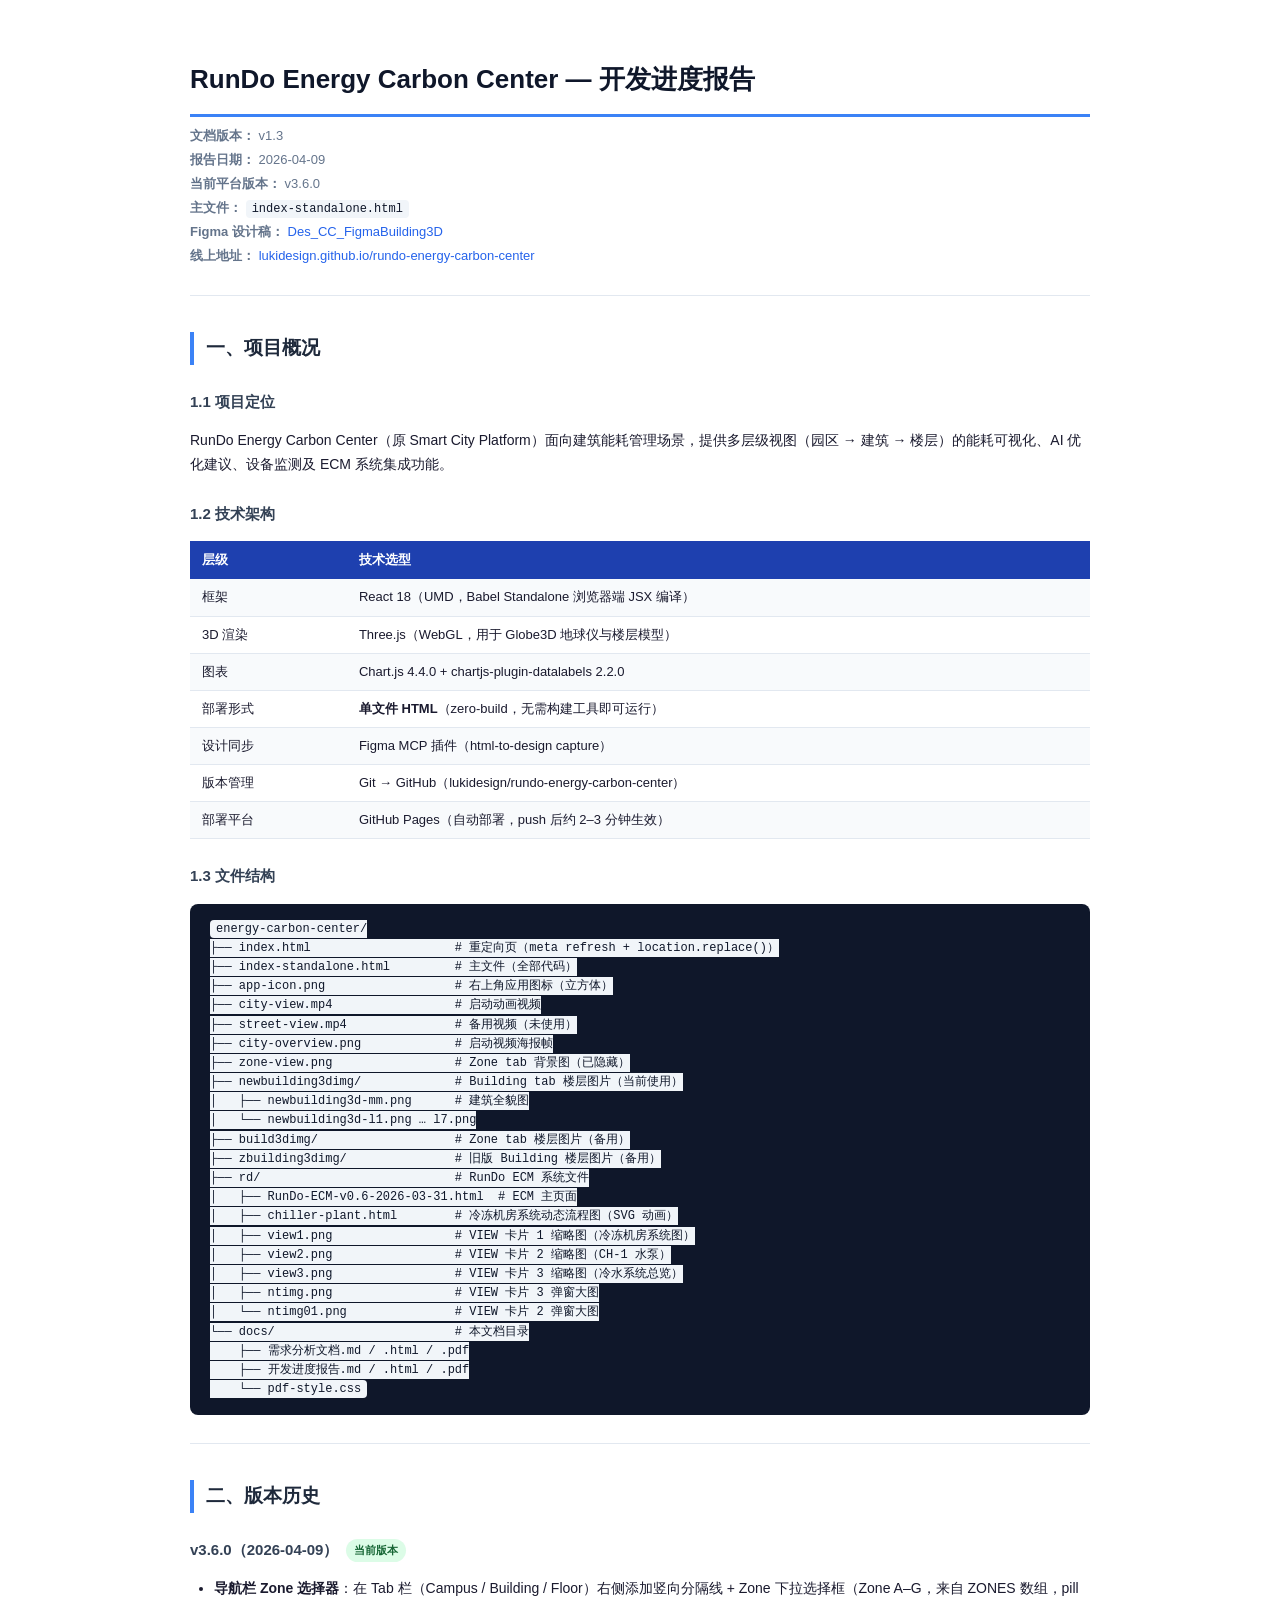
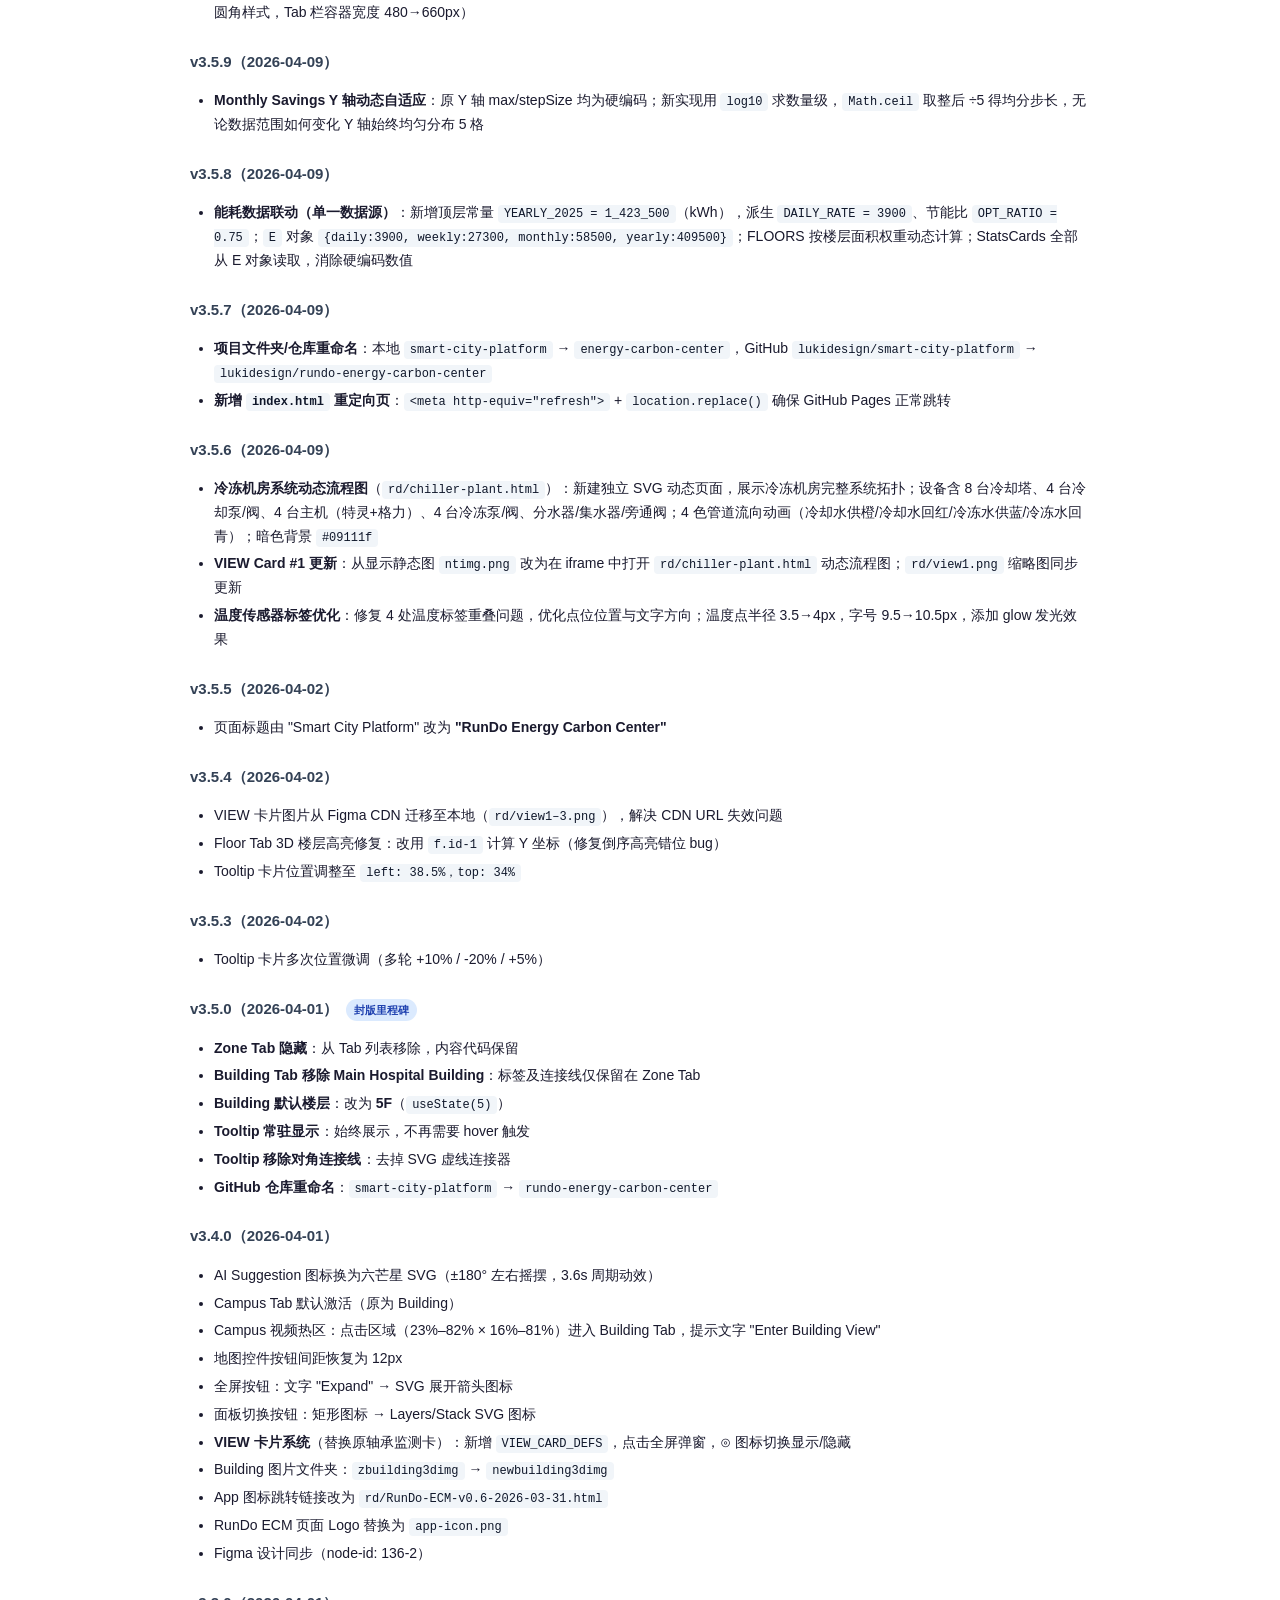
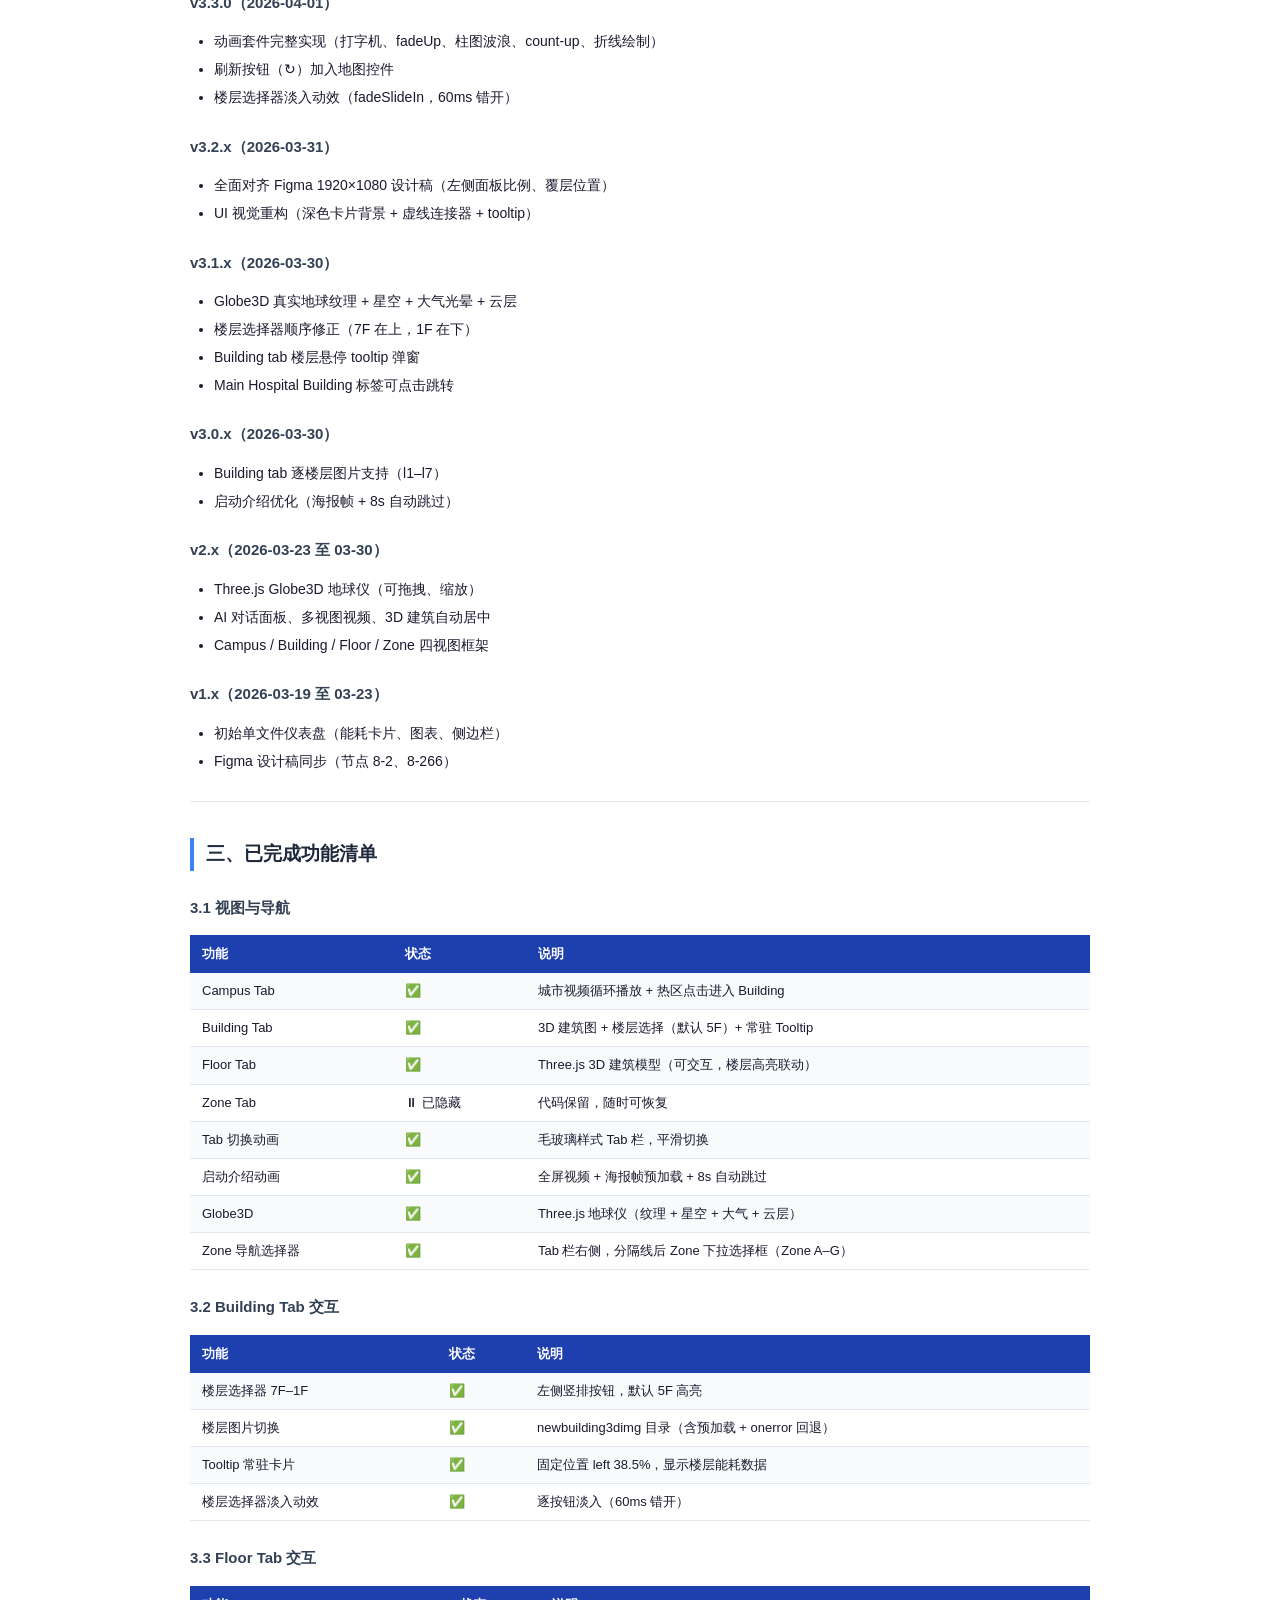
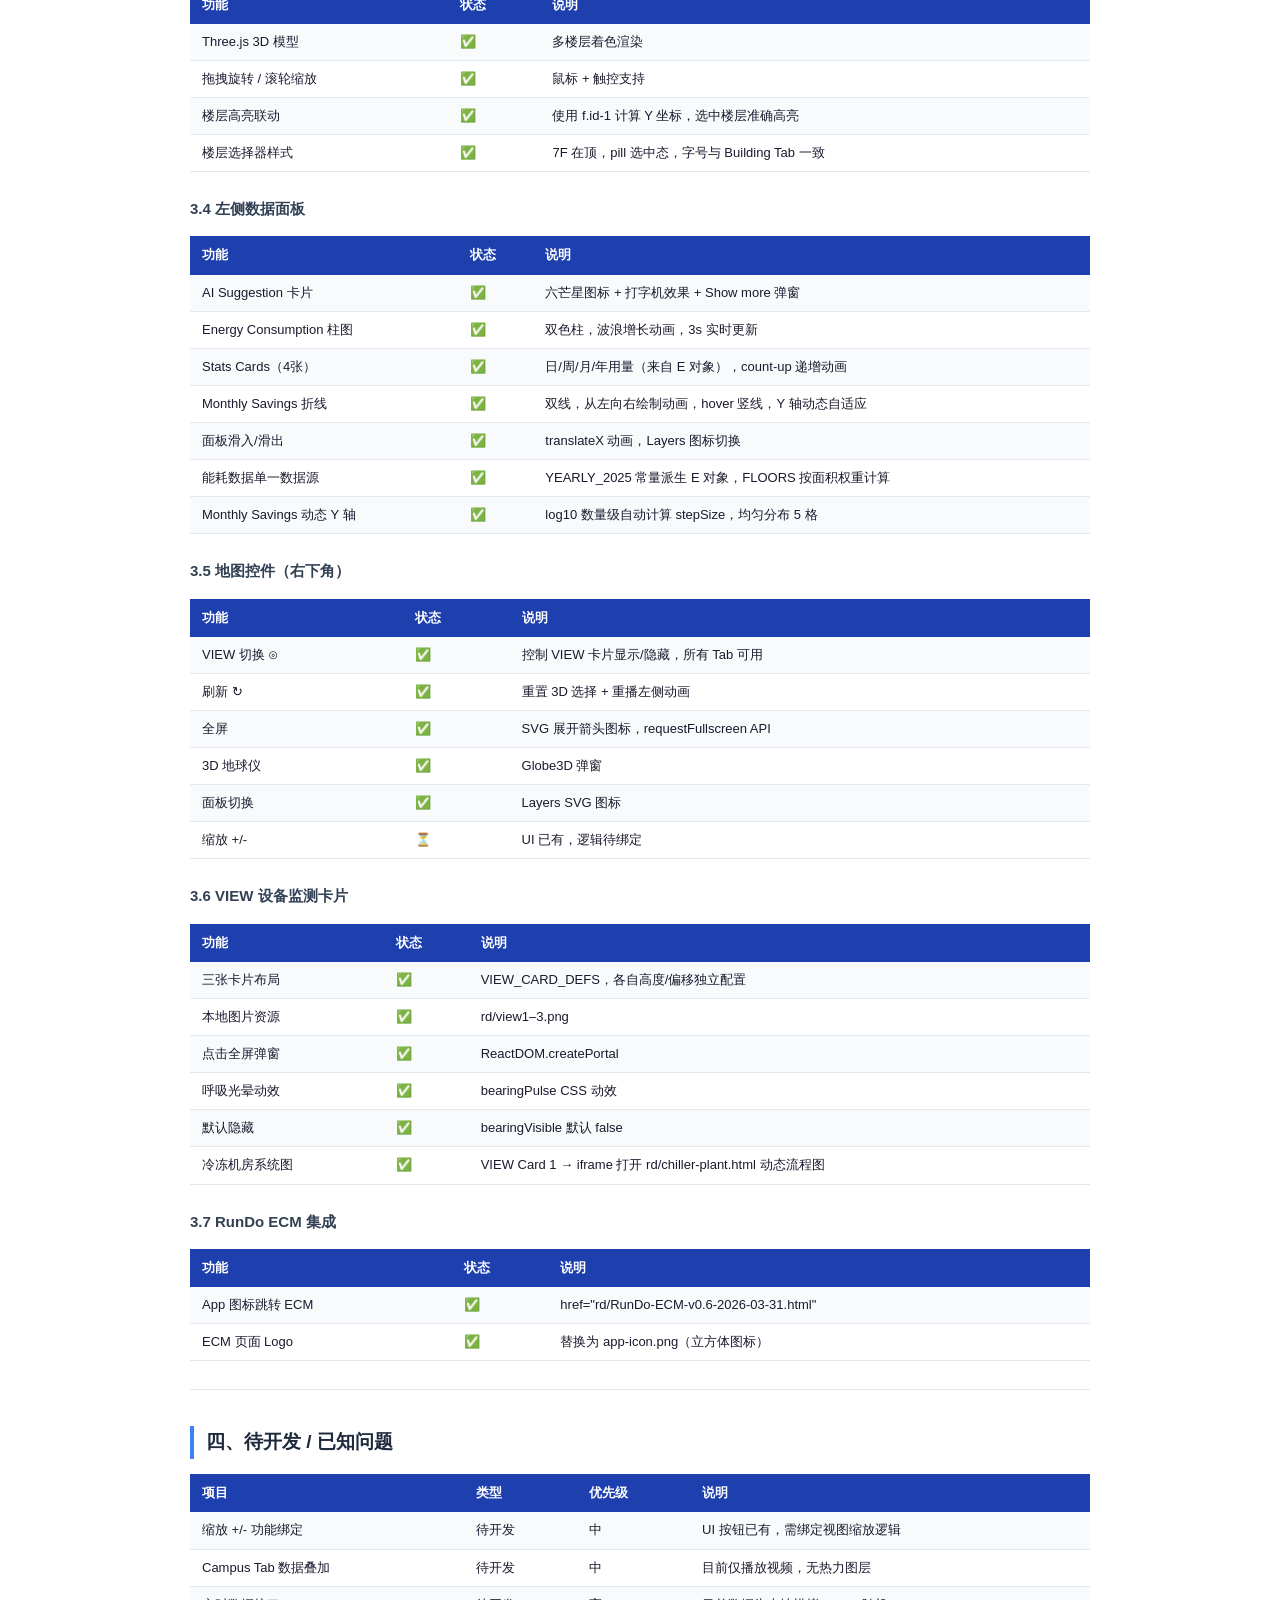
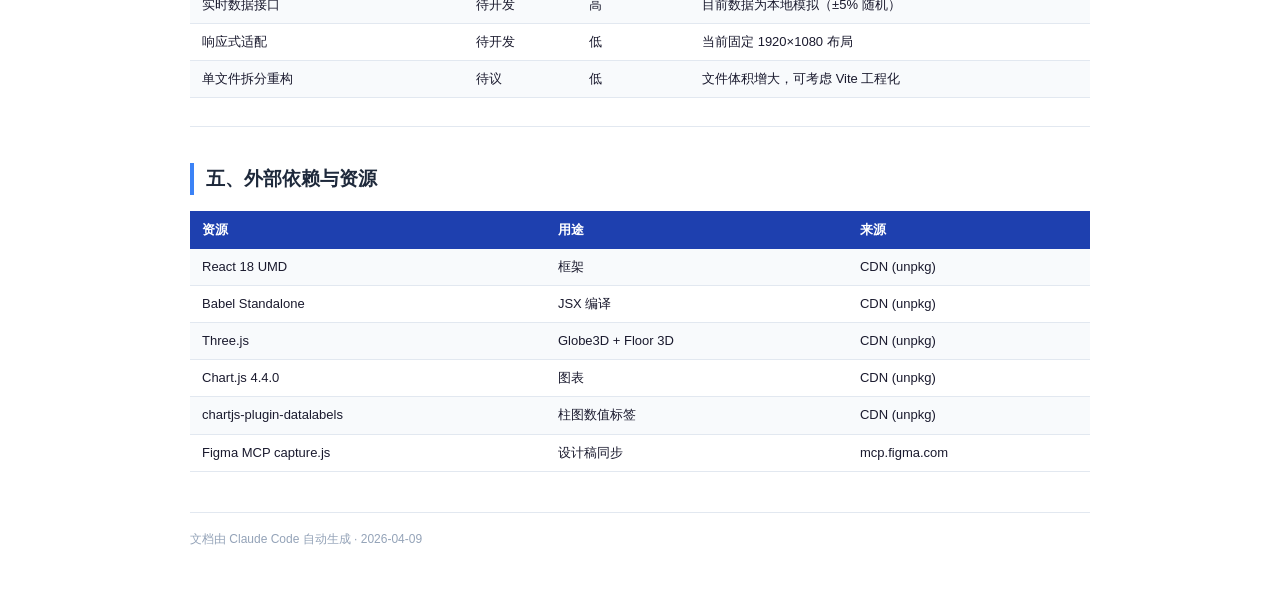
<file: docs/开发进度报告.html>
<!DOCTYPE html><html><head><meta charset="UTF-8"><title>开发进度报告</title><style>body{font-family:-apple-system,BlinkMacSystemFont,'PingFang SC','Helvetica Neue',sans-serif;color:#1a1a2e;background:#fff;max-width:900px;margin:0 auto;padding:40px 48px;font-size:14px;line-height:1.7}
h1{font-size:26px;font-weight:700;color:#0f172a;border-bottom:3px solid #3b82f6;padding-bottom:12px;margin-bottom:8px}
h2{font-size:19px;font-weight:700;color:#1e293b;margin-top:36px;border-left:4px solid #3b82f6;padding-left:12px}
h3{font-size:15px;font-weight:600;color:#334155;margin-top:24px}
h4{font-size:14px;font-weight:600;color:#475569;margin-top:16px}
table{border-collapse:collapse;width:100%;margin:12px 0 20px;font-size:13px}
th{background:#1e40af;color:#fff;padding:8px 12px;text-align:left;font-weight:600}
td{padding:7px 12px;border-bottom:1px solid #e2e8f0}
tr:nth-child(even) td{background:#f8fafc}
code{background:#f1f5f9;padding:2px 6px;border-radius:4px;font-family:'SF Mono','Fira Code',monospace;font-size:12px;color:#0f172a}
pre{background:#0f172a;color:#e2e8f0;padding:16px 20px;border-radius:8px;overflow-x:auto;font-size:12px;line-height:1.6}
blockquote{border-left:4px solid #94a3b8;margin:0;padding:4px 16px;color:#64748b;background:#f8fafc;border-radius:0 4px 4px 0}
hr{border:none;border-top:1px solid #e2e8f0;margin:28px 0}
a{color:#2563eb;text-decoration:none}
ul,ol{padding-left:24px}
li{margin:4px 0}
.meta{color:#64748b;font-size:13px;margin:2px 0}
.footer{color:#94a3b8;font-size:12px;margin-top:40px;padding-top:16px;border-top:1px solid #e2e8f0}
.version-tag{display:inline-block;background:#dbeafe;color:#1e40af;font-size:11px;font-weight:600;padding:2px 8px;border-radius:20px;margin-left:8px;vertical-align:middle}
.current{background:#dcfce7;color:#166534}
</style></head><body>

<h1>RunDo Energy Carbon Center — 开发进度报告</h1>
<p class="meta"><strong>文档版本：</strong> v1.3</p>
<p class="meta"><strong>报告日期：</strong> 2026-04-09</p>
<p class="meta"><strong>当前平台版本：</strong> v3.6.0</p>
<p class="meta"><strong>主文件：</strong> <code>index-standalone.html</code></p>
<p class="meta"><strong>Figma 设计稿：</strong> <a href="https://www.figma.com/design/zOsnUZun5PyXPgfz926Agg/">Des_CC_FigmaBuilding3D</a></p>
<p class="meta"><strong>线上地址：</strong> <a href="https://lukidesign.github.io/rundo-energy-carbon-center/index-standalone.html">lukidesign.github.io/rundo-energy-carbon-center</a></p>
<hr>

<h2>一、项目概况</h2>
<h3>1.1 项目定位</h3>
<p>RunDo Energy Carbon Center（原 Smart City Platform）面向建筑能耗管理场景，提供多层级视图（园区 → 建筑 → 楼层）的能耗可视化、AI 优化建议、设备监测及 ECM 系统集成功能。</p>

<h3>1.2 技术架构</h3>
<table><tr><th>层级</th><th>技术选型</th></tr>
<tr><td>框架</td><td>React 18（UMD，Babel Standalone 浏览器端 JSX 编译）</td></tr>
<tr><td>3D 渲染</td><td>Three.js（WebGL，用于 Globe3D 地球仪与楼层模型）</td></tr>
<tr><td>图表</td><td>Chart.js 4.4.0 + chartjs-plugin-datalabels 2.2.0</td></tr>
<tr><td>部署形式</td><td><strong>单文件 HTML</strong>（zero-build，无需构建工具即可运行）</td></tr>
<tr><td>设计同步</td><td>Figma MCP 插件（html-to-design capture）</td></tr>
<tr><td>版本管理</td><td>Git → GitHub（lukidesign/rundo-energy-carbon-center）</td></tr>
<tr><td>部署平台</td><td>GitHub Pages（自动部署，push 后约 2–3 分钟生效）</td></tr>
</table>

<h3>1.3 文件结构</h3>
<pre><code>energy-carbon-center/
├── index.html                    # 重定向页（meta refresh + location.replace()）
├── index-standalone.html         # 主文件（全部代码）
├── app-icon.png                  # 右上角应用图标（立方体）
├── city-view.mp4                 # 启动动画视频
├── street-view.mp4               # 备用视频（未使用）
├── city-overview.png             # 启动视频海报帧
├── zone-view.png                 # Zone tab 背景图（已隐藏）
├── newbuilding3dimg/             # Building tab 楼层图片（当前使用）
│   ├── newbuilding3d-mm.png      # 建筑全貌图
│   └── newbuilding3d-l1.png … l7.png
├── build3dimg/                   # Zone tab 楼层图片（备用）
├── zbuilding3dimg/               # 旧版 Building 楼层图片（备用）
├── rd/                           # RunDo ECM 系统文件
│   ├── RunDo-ECM-v0.6-2026-03-31.html  # ECM 主页面
│   ├── chiller-plant.html        # 冷冻机房系统动态流程图（SVG 动画）
│   ├── view1.png                 # VIEW 卡片 1 缩略图（冷冻机房系统图）
│   ├── view2.png                 # VIEW 卡片 2 缩略图（CH-1 水泵）
│   ├── view3.png                 # VIEW 卡片 3 缩略图（冷水系统总览）
│   ├── ntimg.png                 # VIEW 卡片 3 弹窗大图
│   └── ntimg01.png               # VIEW 卡片 2 弹窗大图
└── docs/                         # 本文档目录
    ├── 需求分析文档.md / .html / .pdf
    ├── 开发进度报告.md / .html / .pdf
    └── pdf-style.css</code></pre>

<hr>
<h2>二、版本历史</h2>

<h3>v3.6.0（2026-04-09）<span class="version-tag current">当前版本</span></h3>
<ul>
  <li><strong>导航栏 Zone 选择器</strong>：在 Tab 栏（Campus / Building / Floor）右侧添加竖向分隔线 + Zone 下拉选择框（Zone A–G，来自 ZONES 数组，pill 圆角样式，Tab 栏容器宽度 480→660px）</li>
</ul>

<h3>v3.5.9（2026-04-09）</h3>
<ul>
  <li><strong>Monthly Savings Y 轴动态自适应</strong>：原 Y 轴 max/stepSize 均为硬编码；新实现用 <code>log10</code> 求数量级，<code>Math.ceil</code> 取整后 ÷5 得均分步长，无论数据范围如何变化 Y 轴始终均匀分布 5 格</li>
</ul>

<h3>v3.5.8（2026-04-09）</h3>
<ul>
  <li><strong>能耗数据联动（单一数据源）</strong>：新增顶层常量 <code>YEARLY_2025 = 1_423_500</code>（kWh），派生 <code>DAILY_RATE = 3900</code>、节能比 <code>OPT_RATIO = 0.75</code>；<code>E</code> 对象 <code>{daily:3900, weekly:27300, monthly:58500, yearly:409500}</code>；FLOORS 按楼层面积权重动态计算；StatsCards 全部从 E 对象读取，消除硬编码数值</li>
</ul>

<h3>v3.5.7（2026-04-09）</h3>
<ul>
  <li><strong>项目文件夹/仓库重命名</strong>：本地 <code>smart-city-platform</code> → <code>energy-carbon-center</code>，GitHub <code>lukidesign/smart-city-platform</code> → <code>lukidesign/rundo-energy-carbon-center</code></li>
  <li><strong>新增 <code>index.html</code> 重定向页</strong>：<code>&lt;meta http-equiv="refresh"&gt;</code> + <code>location.replace()</code> 确保 GitHub Pages 正常跳转</li>
</ul>

<h3>v3.5.6（2026-04-09）</h3>
<ul>
  <li><strong>冷冻机房系统动态流程图</strong>（<code>rd/chiller-plant.html</code>）：新建独立 SVG 动态页面，展示冷冻机房完整系统拓扑；设备含 8 台冷却塔、4 台冷却泵/阀、4 台主机（特灵+格力）、4 台冷冻泵/阀、分水器/集水器/旁通阀；4 色管道流向动画（冷却水供橙/冷却水回红/冷冻水供蓝/冷冻水回青）；暗色背景 <code>#09111f</code></li>
  <li><strong>VIEW Card #1 更新</strong>：从显示静态图 <code>ntimg.png</code> 改为在 iframe 中打开 <code>rd/chiller-plant.html</code> 动态流程图；<code>rd/view1.png</code> 缩略图同步更新</li>
  <li><strong>温度传感器标签优化</strong>：修复 4 处温度标签重叠问题，优化点位位置与文字方向；温度点半径 3.5→4px，字号 9.5→10.5px，添加 glow 发光效果</li>
</ul>

<h3>v3.5.5（2026-04-02）</h3>
<ul><li>页面标题由 "Smart City Platform" 改为 <strong>"RunDo Energy Carbon Center"</strong></li></ul>

<h3>v3.5.4（2026-04-02）</h3>
<ul>
  <li>VIEW 卡片图片从 Figma CDN 迁移至本地（<code>rd/view1–3.png</code>），解决 CDN URL 失效问题</li>
  <li>Floor Tab 3D 楼层高亮修复：改用 <code>f.id-1</code> 计算 Y 坐标（修复倒序高亮错位 bug）</li>
  <li>Tooltip 卡片位置调整至 <code>left: 38.5%，top: 34%</code></li>
</ul>

<h3>v3.5.3（2026-04-02）</h3>
<ul><li>Tooltip 卡片多次位置微调（多轮 +10% / -20% / +5%）</li></ul>

<h3>v3.5.0（2026-04-01）<span class="version-tag">封版里程碑</span></h3>
<ul>
  <li><strong>Zone Tab 隐藏</strong>：从 Tab 列表移除，内容代码保留</li>
  <li><strong>Building Tab 移除 Main Hospital Building</strong>：标签及连接线仅保留在 Zone Tab</li>
  <li><strong>Building 默认楼层</strong>：改为 <strong>5F</strong>（<code>useState(5)</code>）</li>
  <li><strong>Tooltip 常驻显示</strong>：始终展示，不再需要 hover 触发</li>
  <li><strong>Tooltip 移除对角连接线</strong>：去掉 SVG 虚线连接器</li>
  <li><strong>GitHub 仓库重命名</strong>：<code>smart-city-platform</code> → <code>rundo-energy-carbon-center</code></li>
</ul>

<h3>v3.4.0（2026-04-01）</h3>
<ul>
  <li>AI Suggestion 图标换为六芒星 SVG（±180° 左右摇摆，3.6s 周期动效）</li>
  <li>Campus Tab 默认激活（原为 Building）</li>
  <li>Campus 视频热区：点击区域（23%–82% × 16%–81%）进入 Building Tab，提示文字 "Enter Building View"</li>
  <li>地图控件按钮间距恢复为 12px</li>
  <li>全屏按钮：文字 "Expand" → SVG 展开箭头图标</li>
  <li>面板切换按钮：矩形图标 → Layers/Stack SVG 图标</li>
  <li><strong>VIEW 卡片系统</strong>（替换原轴承监测卡）：新增 <code>VIEW_CARD_DEFS</code>，点击全屏弹窗，⊙ 图标切换显示/隐藏</li>
  <li>Building 图片文件夹：<code>zbuilding3dimg</code> → <code>newbuilding3dimg</code></li>
  <li>App 图标跳转链接改为 <code>rd/RunDo-ECM-v0.6-2026-03-31.html</code></li>
  <li>RunDo ECM 页面 Logo 替换为 <code>app-icon.png</code></li>
  <li>Figma 设计同步（node-id: 136-2）</li>
</ul>

<h3>v3.3.0（2026-04-01）</h3>
<ul>
  <li>动画套件完整实现（打字机、fadeUp、柱图波浪、count-up、折线绘制）</li>
  <li>刷新按钮（↻）加入地图控件</li>
  <li>楼层选择器淡入动效（fadeSlideIn，60ms 错开）</li>
</ul>

<h3>v3.2.x（2026-03-31）</h3>
<ul>
  <li>全面对齐 Figma 1920×1080 设计稿（左侧面板比例、覆层位置）</li>
  <li>UI 视觉重构（深色卡片背景 + 虚线连接器 + tooltip）</li>
</ul>

<h3>v3.1.x（2026-03-30）</h3>
<ul>
  <li>Globe3D 真实地球纹理 + 星空 + 大气光晕 + 云层</li>
  <li>楼层选择器顺序修正（7F 在上，1F 在下）</li>
  <li>Building tab 楼层悬停 tooltip 弹窗</li>
  <li>Main Hospital Building 标签可点击跳转</li>
</ul>

<h3>v3.0.x（2026-03-30）</h3>
<ul>
  <li>Building tab 逐楼层图片支持（l1–l7）</li>
  <li>启动介绍优化（海报帧 + 8s 自动跳过）</li>
</ul>

<h3>v2.x（2026-03-23 至 03-30）</h3>
<ul>
  <li>Three.js Globe3D 地球仪（可拖拽、缩放）</li>
  <li>AI 对话面板、多视图视频、3D 建筑自动居中</li>
  <li>Campus / Building / Floor / Zone 四视图框架</li>
</ul>

<h3>v1.x（2026-03-19 至 03-23）</h3>
<ul>
  <li>初始单文件仪表盘（能耗卡片、图表、侧边栏）</li>
  <li>Figma 设计稿同步（节点 8-2、8-266）</li>
</ul>

<hr>
<h2>三、已完成功能清单</h2>

<h3>3.1 视图与导航</h3>
<table><tr><th>功能</th><th>状态</th><th>说明</th></tr>
<tr><td>Campus Tab</td><td>✅</td><td>城市视频循环播放 + 热区点击进入 Building</td></tr>
<tr><td>Building Tab</td><td>✅</td><td>3D 建筑图 + 楼层选择（默认 5F）+ 常驻 Tooltip</td></tr>
<tr><td>Floor Tab</td><td>✅</td><td>Three.js 3D 建筑模型（可交互，楼层高亮联动）</td></tr>
<tr><td>Zone Tab</td><td>⏸ 已隐藏</td><td>代码保留，随时可恢复</td></tr>
<tr><td>Tab 切换动画</td><td>✅</td><td>毛玻璃样式 Tab 栏，平滑切换</td></tr>
<tr><td>启动介绍动画</td><td>✅</td><td>全屏视频 + 海报帧预加载 + 8s 自动跳过</td></tr>
<tr><td>Globe3D</td><td>✅</td><td>Three.js 地球仪（纹理 + 星空 + 大气 + 云层）</td></tr>
<tr><td>Zone 导航选择器</td><td>✅</td><td>Tab 栏右侧，分隔线后 Zone 下拉选择框（Zone A–G）</td></tr>
</table>

<h3>3.2 Building Tab 交互</h3>
<table><tr><th>功能</th><th>状态</th><th>说明</th></tr>
<tr><td>楼层选择器 7F–1F</td><td>✅</td><td>左侧竖排按钮，默认 5F 高亮</td></tr>
<tr><td>楼层图片切换</td><td>✅</td><td>newbuilding3dimg 目录（含预加载 + onerror 回退）</td></tr>
<tr><td>Tooltip 常驻卡片</td><td>✅</td><td>固定位置 left 38.5%，显示楼层能耗数据</td></tr>
<tr><td>楼层选择器淡入动效</td><td>✅</td><td>逐按钮淡入（60ms 错开）</td></tr>
</table>

<h3>3.3 Floor Tab 交互</h3>
<table><tr><th>功能</th><th>状态</th><th>说明</th></tr>
<tr><td>Three.js 3D 模型</td><td>✅</td><td>多楼层着色渲染</td></tr>
<tr><td>拖拽旋转 / 滚轮缩放</td><td>✅</td><td>鼠标 + 触控支持</td></tr>
<tr><td>楼层高亮联动</td><td>✅</td><td>使用 f.id-1 计算 Y 坐标，选中楼层准确高亮</td></tr>
<tr><td>楼层选择器样式</td><td>✅</td><td>7F 在顶，pill 选中态，字号与 Building Tab 一致</td></tr>
</table>

<h3>3.4 左侧数据面板</h3>
<table><tr><th>功能</th><th>状态</th><th>说明</th></tr>
<tr><td>AI Suggestion 卡片</td><td>✅</td><td>六芒星图标 + 打字机效果 + Show more 弹窗</td></tr>
<tr><td>Energy Consumption 柱图</td><td>✅</td><td>双色柱，波浪增长动画，3s 实时更新</td></tr>
<tr><td>Stats Cards（4张）</td><td>✅</td><td>日/周/月/年用量（来自 E 对象），count-up 递增动画</td></tr>
<tr><td>Monthly Savings 折线</td><td>✅</td><td>双线，从左向右绘制动画，hover 竖线，Y 轴动态自适应</td></tr>
<tr><td>面板滑入/滑出</td><td>✅</td><td>translateX 动画，Layers 图标切换</td></tr>
<tr><td>能耗数据单一数据源</td><td>✅</td><td>YEARLY_2025 常量派生 E 对象，FLOORS 按面积权重计算</td></tr>
<tr><td>Monthly Savings 动态 Y 轴</td><td>✅</td><td>log10 数量级自动计算 stepSize，均匀分布 5 格</td></tr>
</table>

<h3>3.5 地图控件（右下角）</h3>
<table><tr><th>功能</th><th>状态</th><th>说明</th></tr>
<tr><td>VIEW 切换 ⊙</td><td>✅</td><td>控制 VIEW 卡片显示/隐藏，所有 Tab 可用</td></tr>
<tr><td>刷新 ↻</td><td>✅</td><td>重置 3D 选择 + 重播左侧动画</td></tr>
<tr><td>全屏</td><td>✅</td><td>SVG 展开箭头图标，requestFullscreen API</td></tr>
<tr><td>3D 地球仪</td><td>✅</td><td>Globe3D 弹窗</td></tr>
<tr><td>面板切换</td><td>✅</td><td>Layers SVG 图标</td></tr>
<tr><td>缩放 +/-</td><td>⏳</td><td>UI 已有，逻辑待绑定</td></tr>
</table>

<h3>3.6 VIEW 设备监测卡片</h3>
<table><tr><th>功能</th><th>状态</th><th>说明</th></tr>
<tr><td>三张卡片布局</td><td>✅</td><td>VIEW_CARD_DEFS，各自高度/偏移独立配置</td></tr>
<tr><td>本地图片资源</td><td>✅</td><td>rd/view1–3.png</td></tr>
<tr><td>点击全屏弹窗</td><td>✅</td><td>ReactDOM.createPortal</td></tr>
<tr><td>呼吸光晕动效</td><td>✅</td><td>bearingPulse CSS 动效</td></tr>
<tr><td>默认隐藏</td><td>✅</td><td>bearingVisible 默认 false</td></tr>
<tr><td>冷冻机房系统图</td><td>✅</td><td>VIEW Card 1 → iframe 打开 rd/chiller-plant.html 动态流程图</td></tr>
</table>

<h3>3.7 RunDo ECM 集成</h3>
<table><tr><th>功能</th><th>状态</th><th>说明</th></tr>
<tr><td>App 图标跳转 ECM</td><td>✅</td><td>href="rd/RunDo-ECM-v0.6-2026-03-31.html"</td></tr>
<tr><td>ECM 页面 Logo</td><td>✅</td><td>替换为 app-icon.png（立方体图标）</td></tr>
</table>

<hr>
<h2>四、待开发 / 已知问题</h2>
<table><tr><th>项目</th><th>类型</th><th>优先级</th><th>说明</th></tr>
<tr><td>缩放 +/- 功能绑定</td><td>待开发</td><td>中</td><td>UI 按钮已有，需绑定视图缩放逻辑</td></tr>
<tr><td>Campus Tab 数据叠加</td><td>待开发</td><td>中</td><td>目前仅播放视频，无热力图层</td></tr>
<tr><td>实时数据接口</td><td>待开发</td><td>高</td><td>目前数据为本地模拟（±5% 随机）</td></tr>
<tr><td>响应式适配</td><td>待开发</td><td>低</td><td>当前固定 1920×1080 布局</td></tr>
<tr><td>单文件拆分重构</td><td>待议</td><td>低</td><td>文件体积增大，可考虑 Vite 工程化</td></tr>
</table>

<hr>
<h2>五、外部依赖与资源</h2>
<table><tr><th>资源</th><th>用途</th><th>来源</th></tr>
<tr><td>React 18 UMD</td><td>框架</td><td>CDN (unpkg)</td></tr>
<tr><td>Babel Standalone</td><td>JSX 编译</td><td>CDN (unpkg)</td></tr>
<tr><td>Three.js</td><td>Globe3D + Floor 3D</td><td>CDN (unpkg)</td></tr>
<tr><td>Chart.js 4.4.0</td><td>图表</td><td>CDN (unpkg)</td></tr>
<tr><td>chartjs-plugin-datalabels</td><td>柱图数值标签</td><td>CDN (unpkg)</td></tr>
<tr><td>Figma MCP capture.js</td><td>设计稿同步</td><td>mcp.figma.com</td></tr>
</table>

<p class="footer">文档由 Claude Code 自动生成 · 2026-04-09</p>
</body></html>
</file>
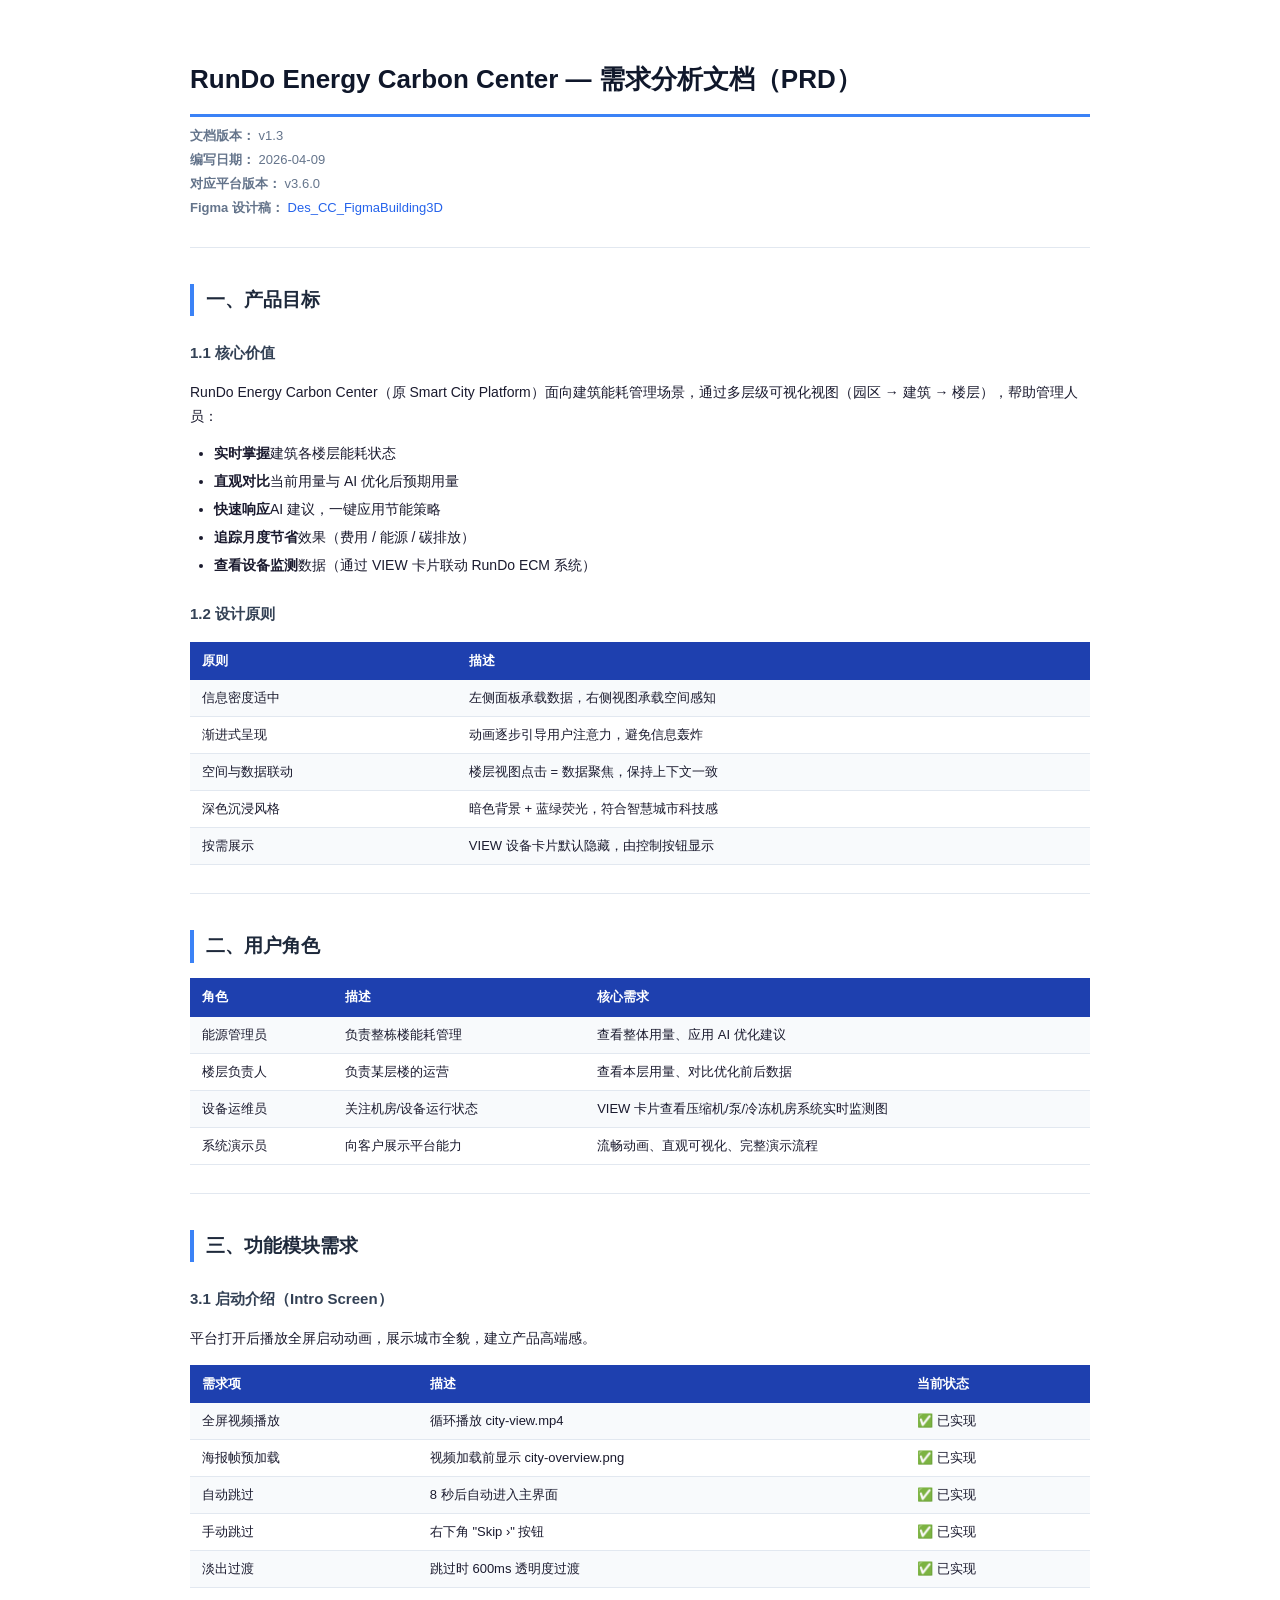
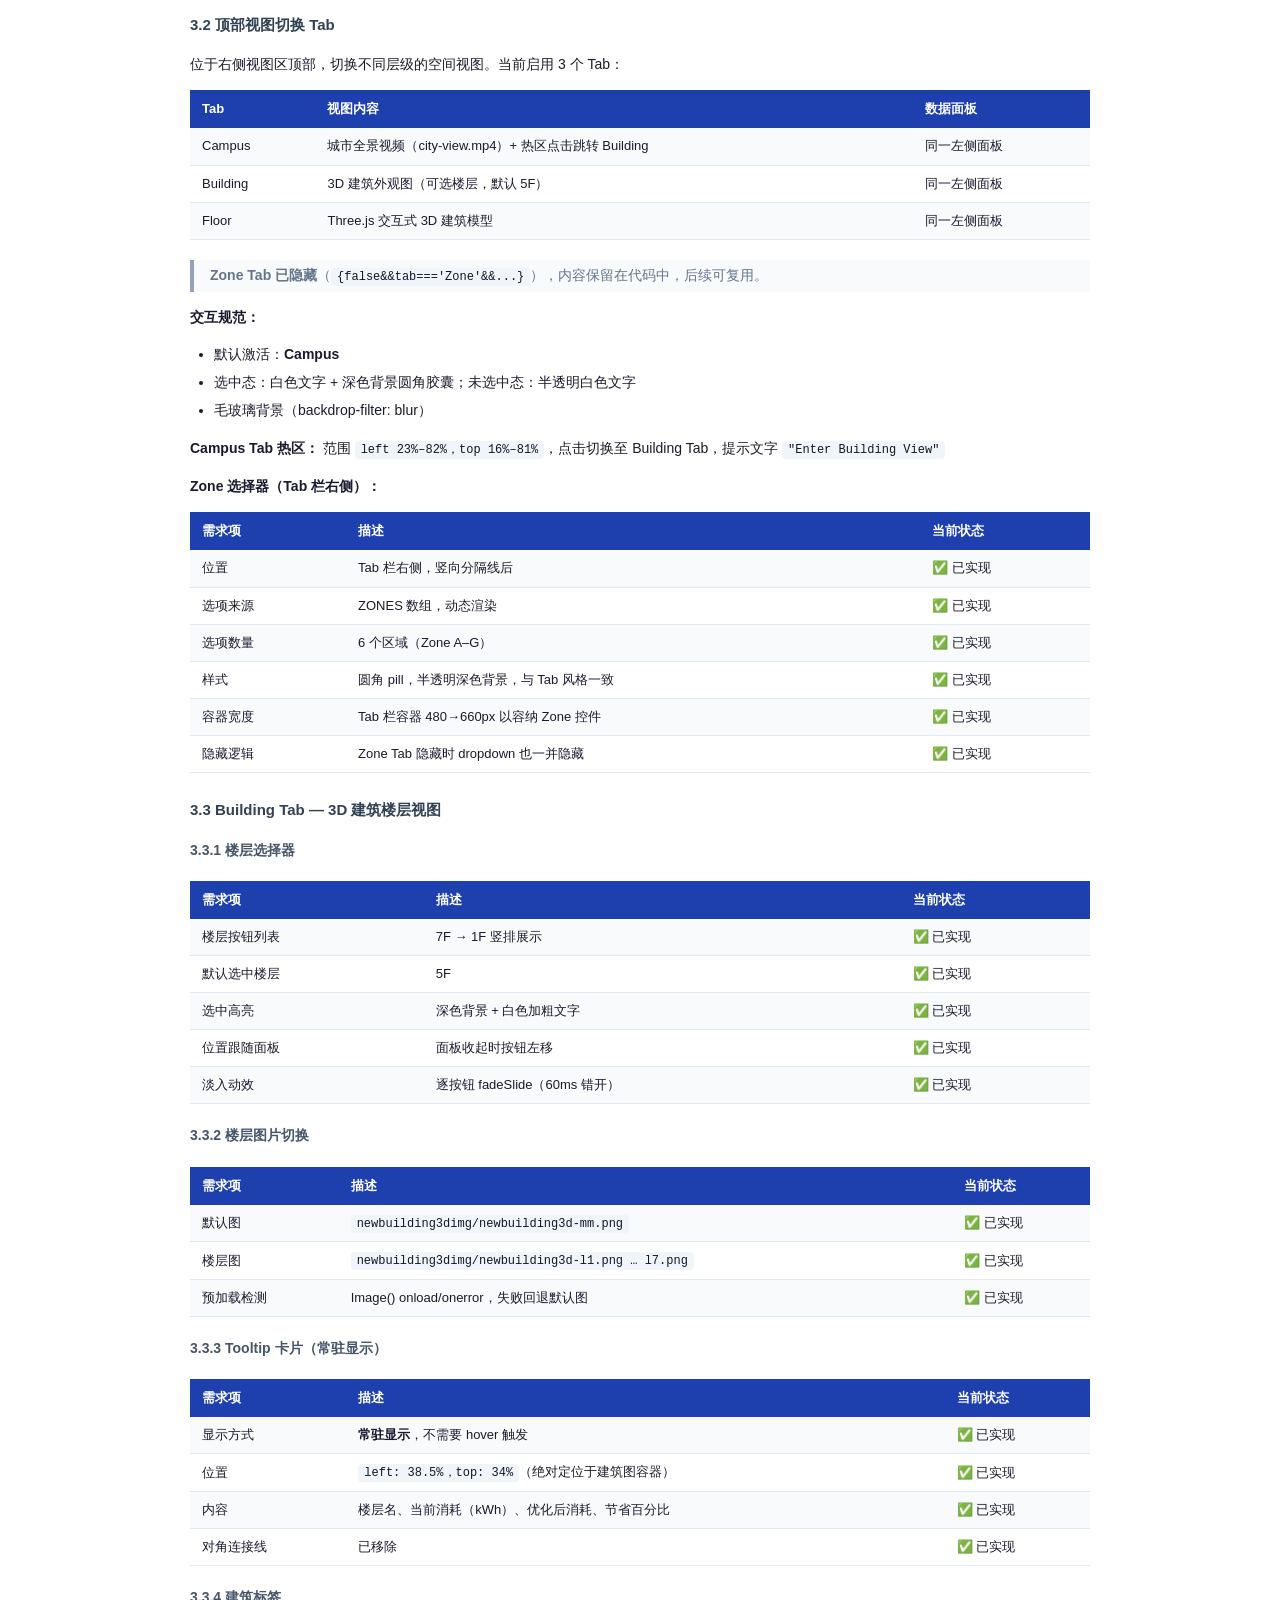
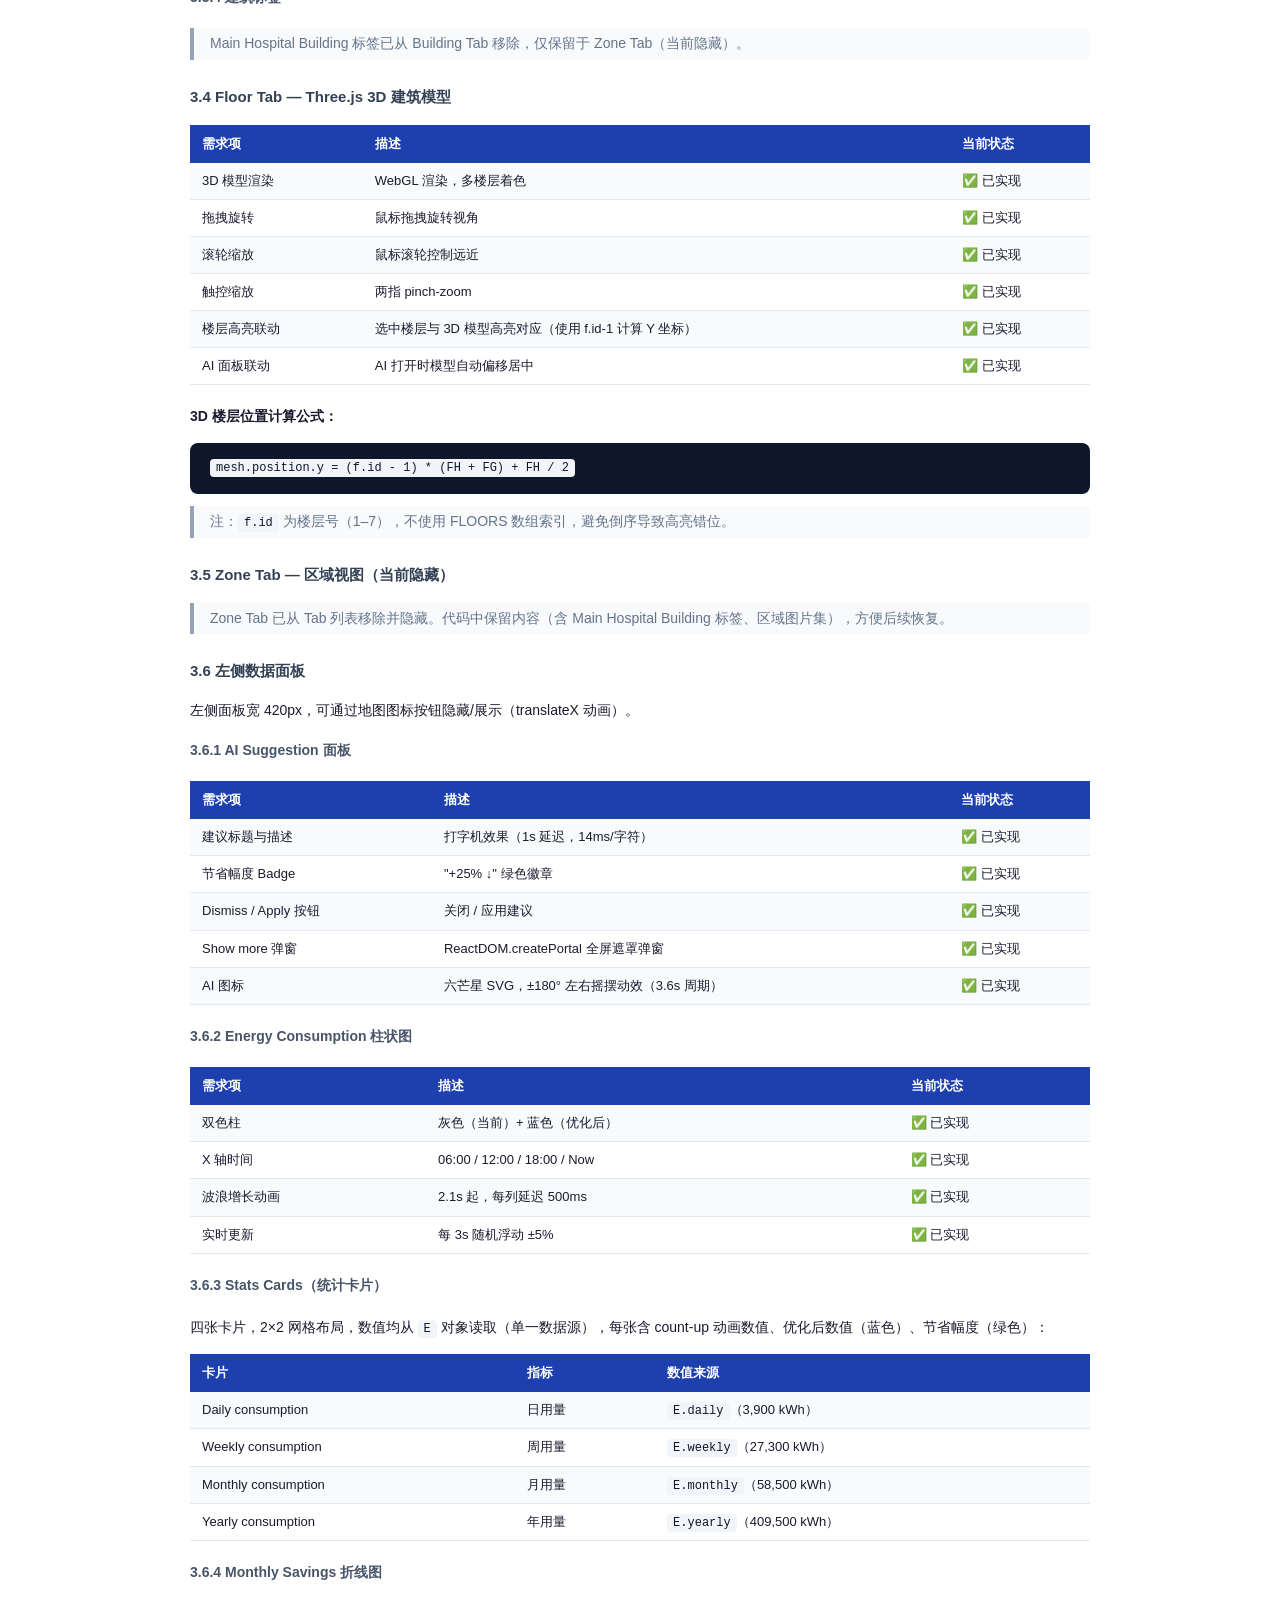
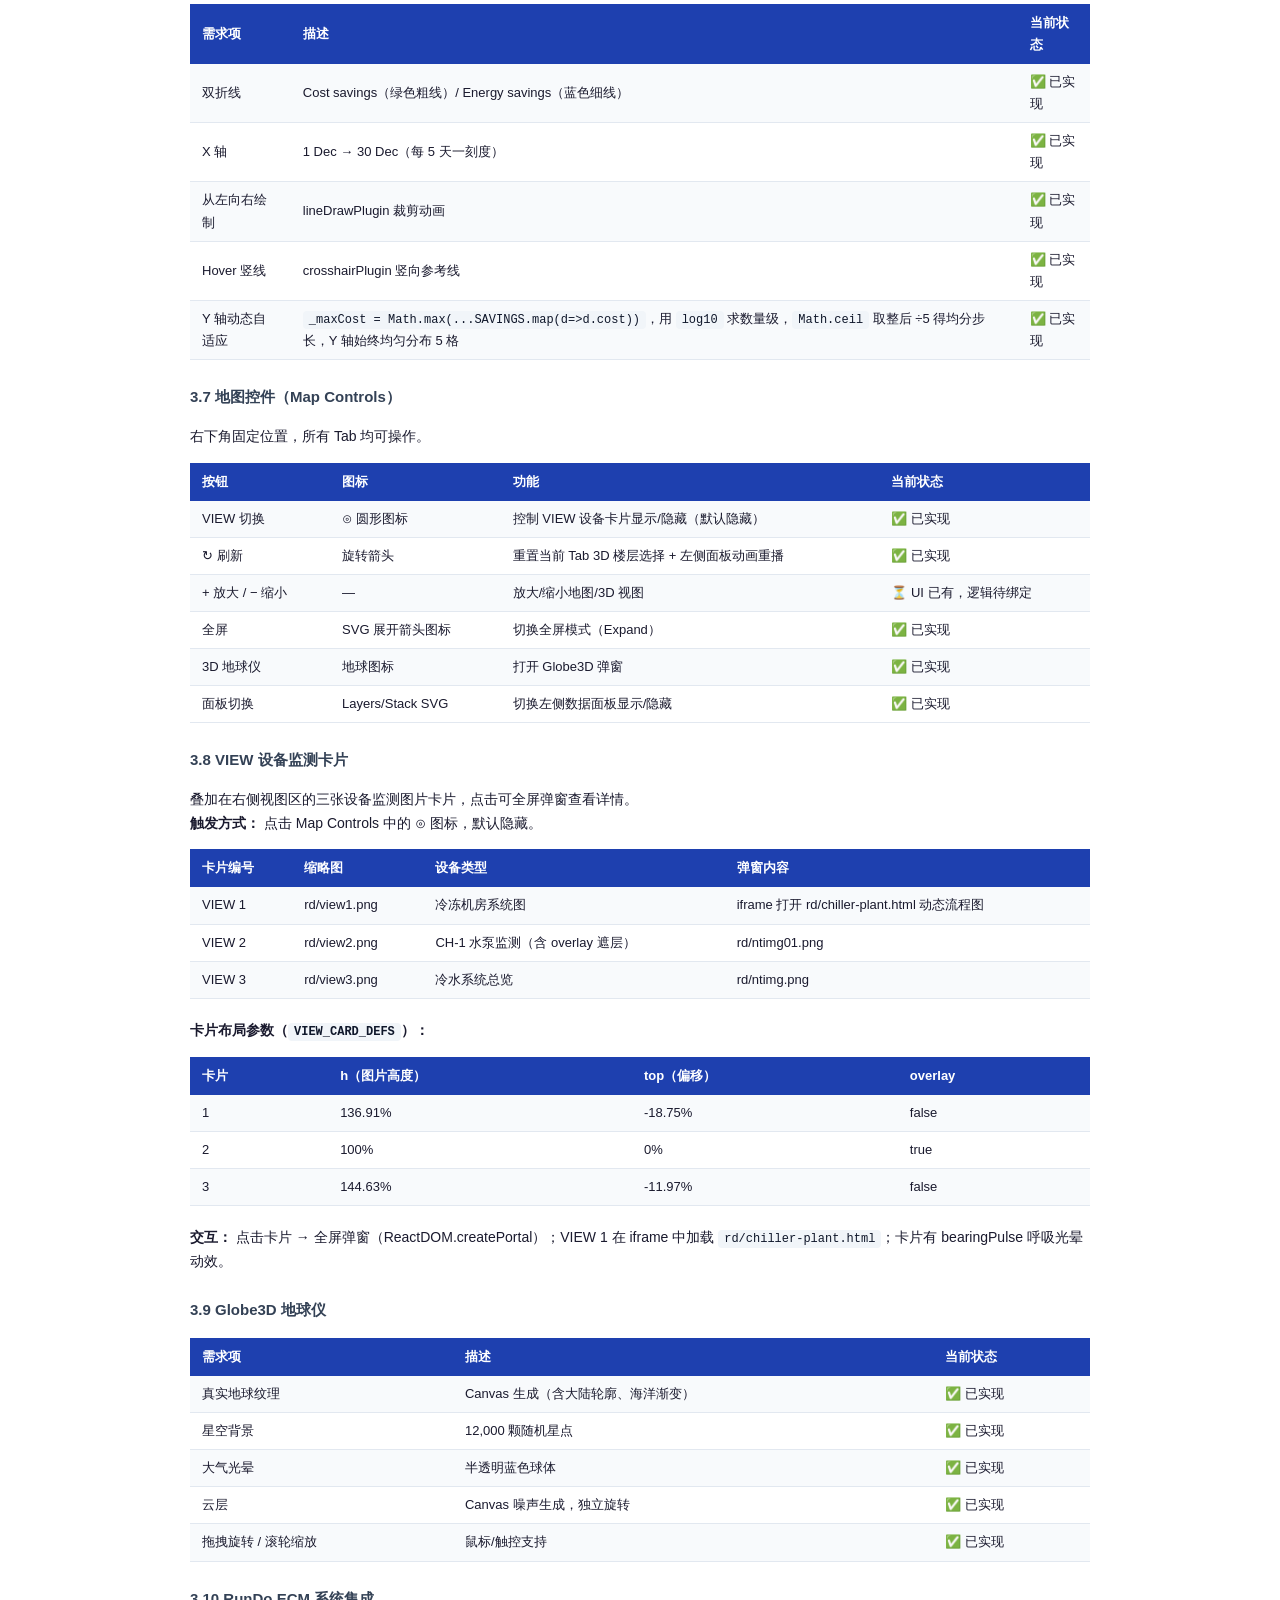
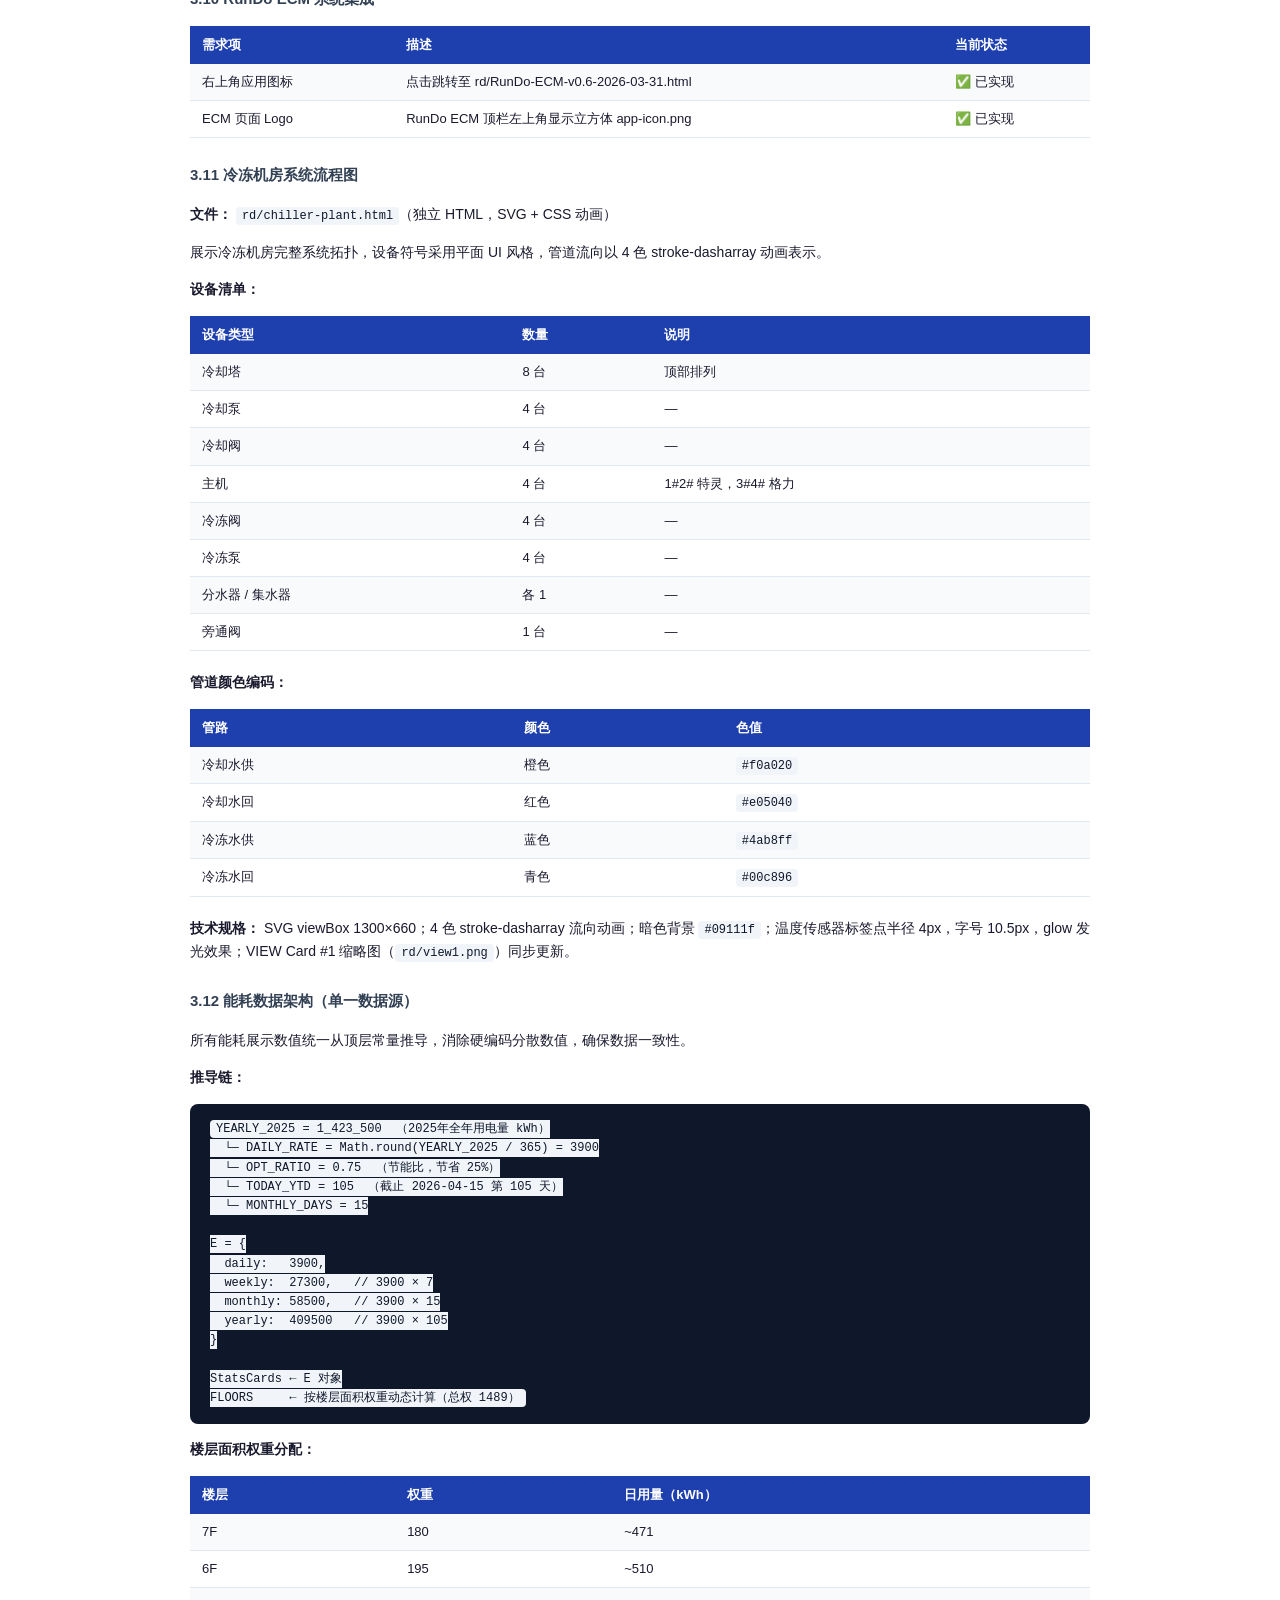
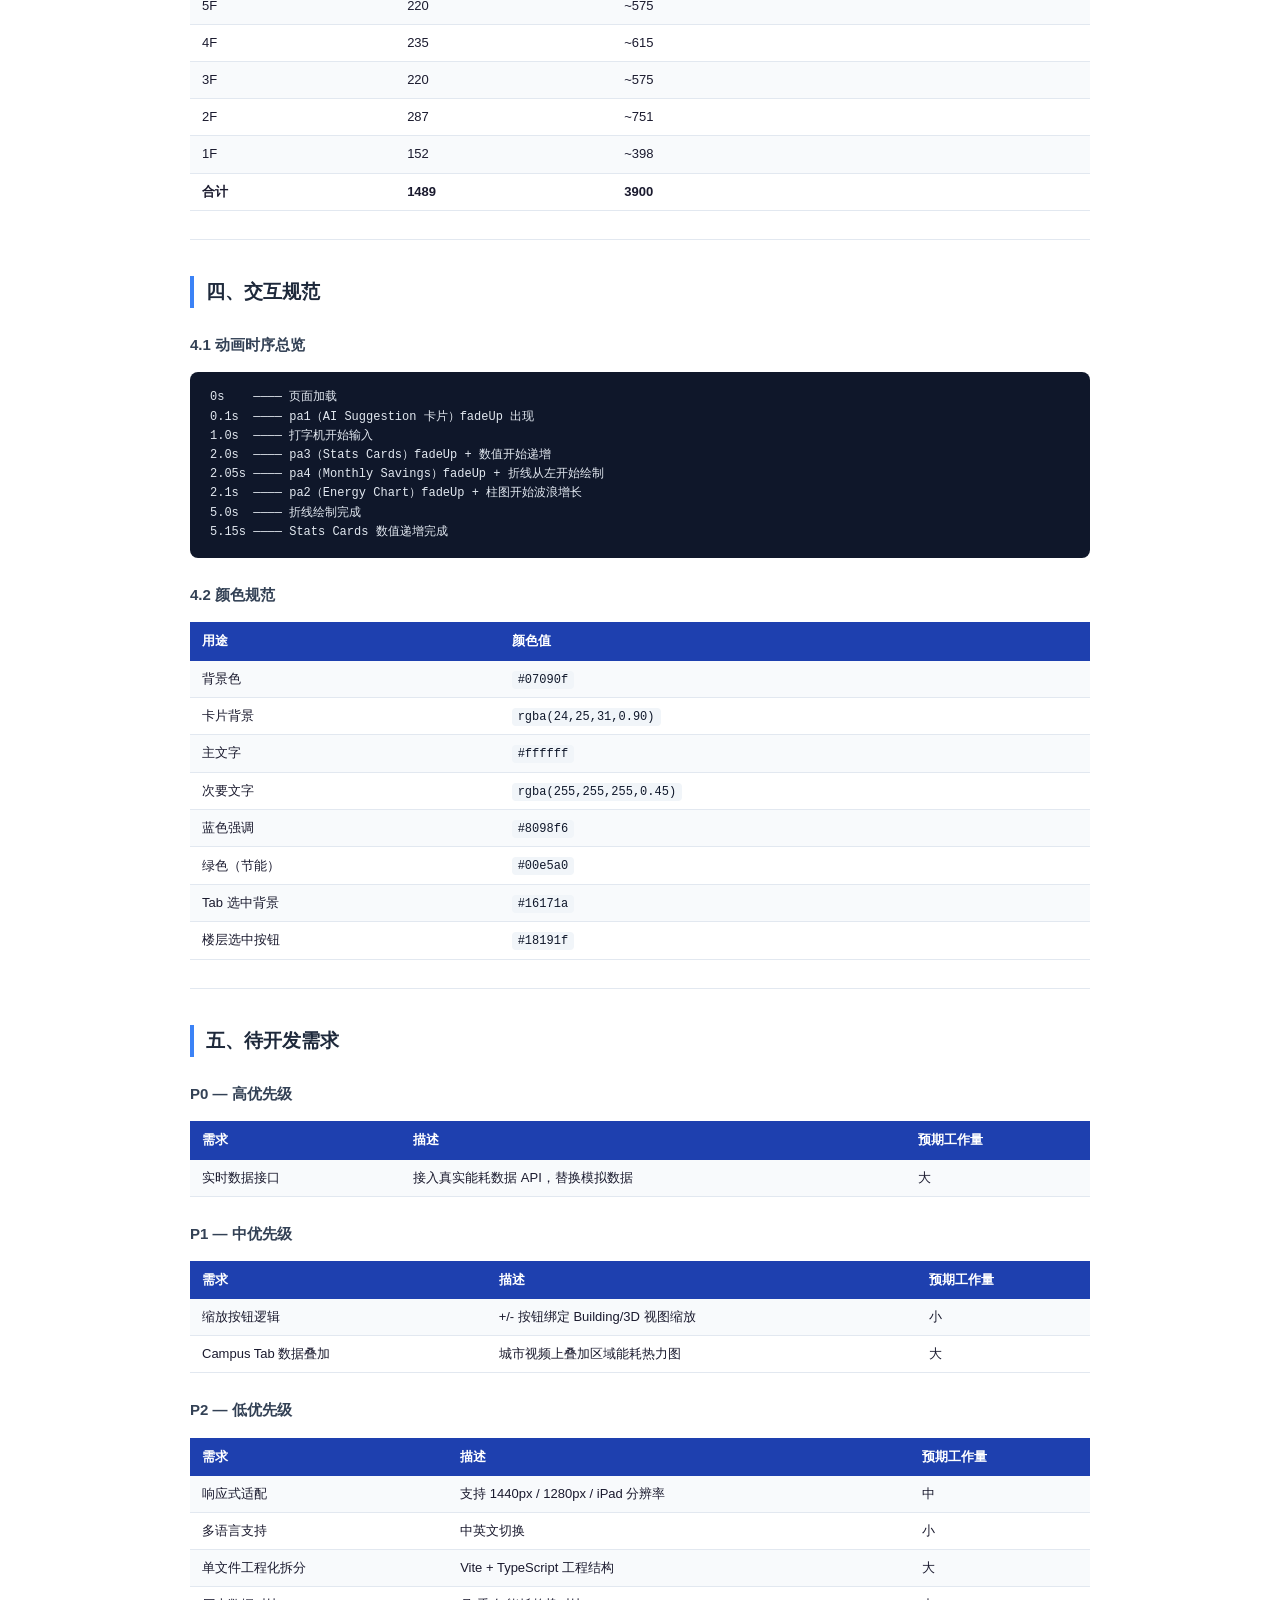
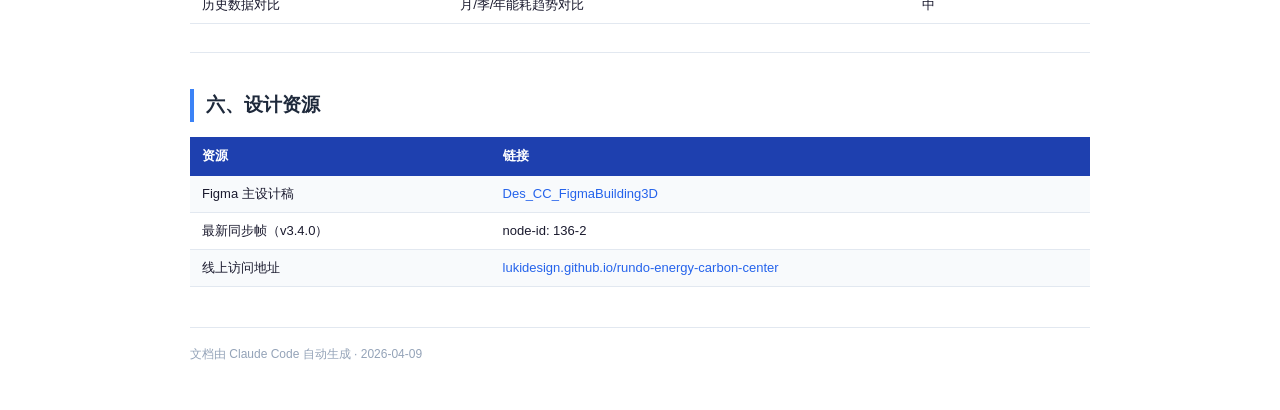
<file: docs/需求分析文档.html>
<!DOCTYPE html><html><head><meta charset="UTF-8"><title>需求分析文档</title><style>body{font-family:-apple-system,BlinkMacSystemFont,'PingFang SC','Helvetica Neue',sans-serif;color:#1a1a2e;background:#fff;max-width:900px;margin:0 auto;padding:40px 48px;font-size:14px;line-height:1.7}
h1{font-size:26px;font-weight:700;color:#0f172a;border-bottom:3px solid #3b82f6;padding-bottom:12px;margin-bottom:8px}
h2{font-size:19px;font-weight:700;color:#1e293b;margin-top:36px;border-left:4px solid #3b82f6;padding-left:12px}
h3{font-size:15px;font-weight:600;color:#334155;margin-top:24px}
h4{font-size:14px;font-weight:600;color:#475569;margin-top:16px}
table{border-collapse:collapse;width:100%;margin:12px 0 20px;font-size:13px}
th{background:#1e40af;color:#fff;padding:8px 12px;text-align:left;font-weight:600}
td{padding:7px 12px;border-bottom:1px solid #e2e8f0}
tr:nth-child(even) td{background:#f8fafc}
code{background:#f1f5f9;padding:2px 6px;border-radius:4px;font-family:'SF Mono','Fira Code',monospace;font-size:12px;color:#0f172a}
pre{background:#0f172a;color:#e2e8f0;padding:16px 20px;border-radius:8px;overflow-x:auto;font-size:12px;line-height:1.6}
blockquote{border-left:4px solid #94a3b8;margin:0;padding:4px 16px;color:#64748b;background:#f8fafc;border-radius:0 4px 4px 0}
hr{border:none;border-top:1px solid #e2e8f0;margin:28px 0}
a{color:#2563eb;text-decoration:none}
ul,ol{padding-left:24px}
li{margin:4px 0}
.meta{color:#64748b;font-size:13px;margin:2px 0}
.footer{color:#94a3b8;font-size:12px;margin-top:40px;padding-top:16px;border-top:1px solid #e2e8f0}
.version-tag{display:inline-block;background:#dbeafe;color:#1e40af;font-size:11px;font-weight:600;padding:2px 8px;border-radius:20px;margin-left:8px;vertical-align:middle}
.current{background:#dcfce7;color:#166534}
</style></head><body>

<h1>RunDo Energy Carbon Center — 需求分析文档（PRD）</h1>
<p class="meta"><strong>文档版本：</strong> v1.3</p>
<p class="meta"><strong>编写日期：</strong> 2026-04-09</p>
<p class="meta"><strong>对应平台版本：</strong> v3.6.0</p>
<p class="meta"><strong>Figma 设计稿：</strong> <a href="https://www.figma.com/design/zOsnUZun5PyXPgfz926Agg/">Des_CC_FigmaBuilding3D</a></p>
<hr>

<h2>一、产品目标</h2>
<h3>1.1 核心价值</h3>
<p>RunDo Energy Carbon Center（原 Smart City Platform）面向建筑能耗管理场景，通过多层级可视化视图（园区 → 建筑 → 楼层），帮助管理人员：</p>
<ul>
  <li><strong>实时掌握</strong>建筑各楼层能耗状态</li>
  <li><strong>直观对比</strong>当前用量与 AI 优化后预期用量</li>
  <li><strong>快速响应</strong>AI 建议，一键应用节能策略</li>
  <li><strong>追踪月度节省</strong>效果（费用 / 能源 / 碳排放）</li>
  <li><strong>查看设备监测</strong>数据（通过 VIEW 卡片联动 RunDo ECM 系统）</li>
</ul>

<h3>1.2 设计原则</h3>
<table><tr><th>原则</th><th>描述</th></tr>
<tr><td>信息密度适中</td><td>左侧面板承载数据，右侧视图承载空间感知</td></tr>
<tr><td>渐进式呈现</td><td>动画逐步引导用户注意力，避免信息轰炸</td></tr>
<tr><td>空间与数据联动</td><td>楼层视图点击 = 数据聚焦，保持上下文一致</td></tr>
<tr><td>深色沉浸风格</td><td>暗色背景 + 蓝绿荧光，符合智慧城市科技感</td></tr>
<tr><td>按需展示</td><td>VIEW 设备卡片默认隐藏，由控制按钮显示</td></tr>
</table>

<hr>
<h2>二、用户角色</h2>
<table><tr><th>角色</th><th>描述</th><th>核心需求</th></tr>
<tr><td>能源管理员</td><td>负责整栋楼能耗管理</td><td>查看整体用量、应用 AI 优化建议</td></tr>
<tr><td>楼层负责人</td><td>负责某层楼的运营</td><td>查看本层用量、对比优化前后数据</td></tr>
<tr><td>设备运维员</td><td>关注机房/设备运行状态</td><td>VIEW 卡片查看压缩机/泵/冷冻机房系统实时监测图</td></tr>
<tr><td>系统演示员</td><td>向客户展示平台能力</td><td>流畅动画、直观可视化、完整演示流程</td></tr>
</table>

<hr>
<h2>三、功能模块需求</h2>

<h3>3.1 启动介绍（Intro Screen）</h3>
<p>平台打开后播放全屏启动动画，展示城市全貌，建立产品高端感。</p>
<table><tr><th>需求项</th><th>描述</th><th>当前状态</th></tr>
<tr><td>全屏视频播放</td><td>循环播放 city-view.mp4</td><td>✅ 已实现</td></tr>
<tr><td>海报帧预加载</td><td>视频加载前显示 city-overview.png</td><td>✅ 已实现</td></tr>
<tr><td>自动跳过</td><td>8 秒后自动进入主界面</td><td>✅ 已实现</td></tr>
<tr><td>手动跳过</td><td>右下角 "Skip ›" 按钮</td><td>✅ 已实现</td></tr>
<tr><td>淡出过渡</td><td>跳过时 600ms 透明度过渡</td><td>✅ 已实现</td></tr>
</table>

<h3>3.2 顶部视图切换 Tab</h3>
<p>位于右侧视图区顶部，切换不同层级的空间视图。当前启用 3 个 Tab：</p>
<table><tr><th>Tab</th><th>视图内容</th><th>数据面板</th></tr>
<tr><td>Campus</td><td>城市全景视频（city-view.mp4）+ 热区点击跳转 Building</td><td>同一左侧面板</td></tr>
<tr><td>Building</td><td>3D 建筑外观图（可选楼层，默认 5F）</td><td>同一左侧面板</td></tr>
<tr><td>Floor</td><td>Three.js 交互式 3D 建筑模型</td><td>同一左侧面板</td></tr>
</table>
<blockquote><strong>Zone Tab 已隐藏</strong>（<code>{false&amp;&amp;tab==='Zone'&amp;&amp;...}</code>），内容保留在代码中，后续可复用。</blockquote>
<p><strong>交互规范：</strong></p>
<ul>
  <li>默认激活：<strong>Campus</strong></li>
  <li>选中态：白色文字 + 深色背景圆角胶囊；未选中态：半透明白色文字</li>
  <li>毛玻璃背景（backdrop-filter: blur）</li>
</ul>
<p><strong>Campus Tab 热区：</strong> 范围 <code>left 23%–82%，top 16%–81%</code>，点击切换至 Building Tab，提示文字 <code>"Enter Building View"</code></p>

<p><strong>Zone 选择器（Tab 栏右侧）：</strong></p>
<table><tr><th>需求项</th><th>描述</th><th>当前状态</th></tr>
<tr><td>位置</td><td>Tab 栏右侧，竖向分隔线后</td><td>✅ 已实现</td></tr>
<tr><td>选项来源</td><td>ZONES 数组，动态渲染</td><td>✅ 已实现</td></tr>
<tr><td>选项数量</td><td>6 个区域（Zone A–G）</td><td>✅ 已实现</td></tr>
<tr><td>样式</td><td>圆角 pill，半透明深色背景，与 Tab 风格一致</td><td>✅ 已实现</td></tr>
<tr><td>容器宽度</td><td>Tab 栏容器 480→660px 以容纳 Zone 控件</td><td>✅ 已实现</td></tr>
<tr><td>隐藏逻辑</td><td>Zone Tab 隐藏时 dropdown 也一并隐藏</td><td>✅ 已实现</td></tr>
</table>

<h3>3.3 Building Tab — 3D 建筑楼层视图</h3>
<h4>3.3.1 楼层选择器</h4>
<table><tr><th>需求项</th><th>描述</th><th>当前状态</th></tr>
<tr><td>楼层按钮列表</td><td>7F → 1F 竖排展示</td><td>✅ 已实现</td></tr>
<tr><td>默认选中楼层</td><td>5F</td><td>✅ 已实现</td></tr>
<tr><td>选中高亮</td><td>深色背景 + 白色加粗文字</td><td>✅ 已实现</td></tr>
<tr><td>位置跟随面板</td><td>面板收起时按钮左移</td><td>✅ 已实现</td></tr>
<tr><td>淡入动效</td><td>逐按钮 fadeSlide（60ms 错开）</td><td>✅ 已实现</td></tr>
</table>

<h4>3.3.2 楼层图片切换</h4>
<table><tr><th>需求项</th><th>描述</th><th>当前状态</th></tr>
<tr><td>默认图</td><td><code>newbuilding3dimg/newbuilding3d-mm.png</code></td><td>✅ 已实现</td></tr>
<tr><td>楼层图</td><td><code>newbuilding3dimg/newbuilding3d-l1.png … l7.png</code></td><td>✅ 已实现</td></tr>
<tr><td>预加载检测</td><td>Image() onload/onerror，失败回退默认图</td><td>✅ 已实现</td></tr>
</table>

<h4>3.3.3 Tooltip 卡片（常驻显示）</h4>
<table><tr><th>需求项</th><th>描述</th><th>当前状态</th></tr>
<tr><td>显示方式</td><td><strong>常驻显示</strong>，不需要 hover 触发</td><td>✅ 已实现</td></tr>
<tr><td>位置</td><td><code>left: 38.5%，top: 34%</code>（绝对定位于建筑图容器）</td><td>✅ 已实现</td></tr>
<tr><td>内容</td><td>楼层名、当前消耗（kWh）、优化后消耗、节省百分比</td><td>✅ 已实现</td></tr>
<tr><td>对角连接线</td><td>已移除</td><td>✅ 已实现</td></tr>
</table>

<h4>3.3.4 建筑标签</h4>
<blockquote>Main Hospital Building 标签已从 Building Tab 移除，仅保留于 Zone Tab（当前隐藏）。</blockquote>

<h3>3.4 Floor Tab — Three.js 3D 建筑模型</h3>
<table><tr><th>需求项</th><th>描述</th><th>当前状态</th></tr>
<tr><td>3D 模型渲染</td><td>WebGL 渲染，多楼层着色</td><td>✅ 已实现</td></tr>
<tr><td>拖拽旋转</td><td>鼠标拖拽旋转视角</td><td>✅ 已实现</td></tr>
<tr><td>滚轮缩放</td><td>鼠标滚轮控制远近</td><td>✅ 已实现</td></tr>
<tr><td>触控缩放</td><td>两指 pinch-zoom</td><td>✅ 已实现</td></tr>
<tr><td>楼层高亮联动</td><td>选中楼层与 3D 模型高亮对应（使用 f.id-1 计算 Y 坐标）</td><td>✅ 已实现</td></tr>
<tr><td>AI 面板联动</td><td>AI 打开时模型自动偏移居中</td><td>✅ 已实现</td></tr>
</table>
<p><strong>3D 楼层位置计算公式：</strong></p>
<pre><code>mesh.position.y = (f.id - 1) * (FH + FG) + FH / 2</code></pre>
<blockquote>注：<code>f.id</code> 为楼层号（1–7），不使用 FLOORS 数组索引，避免倒序导致高亮错位。</blockquote>

<h3>3.5 Zone Tab — 区域视图（当前隐藏）</h3>
<blockquote>Zone Tab 已从 Tab 列表移除并隐藏。代码中保留内容（含 Main Hospital Building 标签、区域图片集），方便后续恢复。</blockquote>

<h3>3.6 左侧数据面板</h3>
<p>左侧面板宽 420px，可通过地图图标按钮隐藏/展示（translateX 动画）。</p>

<h4>3.6.1 AI Suggestion 面板</h4>
<table><tr><th>需求项</th><th>描述</th><th>当前状态</th></tr>
<tr><td>建议标题与描述</td><td>打字机效果（1s 延迟，14ms/字符）</td><td>✅ 已实现</td></tr>
<tr><td>节省幅度 Badge</td><td>"+25% ↓" 绿色徽章</td><td>✅ 已实现</td></tr>
<tr><td>Dismiss / Apply 按钮</td><td>关闭 / 应用建议</td><td>✅ 已实现</td></tr>
<tr><td>Show more 弹窗</td><td>ReactDOM.createPortal 全屏遮罩弹窗</td><td>✅ 已实现</td></tr>
<tr><td>AI 图标</td><td>六芒星 SVG，±180° 左右摇摆动效（3.6s 周期）</td><td>✅ 已实现</td></tr>
</table>

<h4>3.6.2 Energy Consumption 柱状图</h4>
<table><tr><th>需求项</th><th>描述</th><th>当前状态</th></tr>
<tr><td>双色柱</td><td>灰色（当前）+ 蓝色（优化后）</td><td>✅ 已实现</td></tr>
<tr><td>X 轴时间</td><td>06:00 / 12:00 / 18:00 / Now</td><td>✅ 已实现</td></tr>
<tr><td>波浪增长动画</td><td>2.1s 起，每列延迟 500ms</td><td>✅ 已实现</td></tr>
<tr><td>实时更新</td><td>每 3s 随机浮动 ±5%</td><td>✅ 已实现</td></tr>
</table>

<h4>3.6.3 Stats Cards（统计卡片）</h4>
<p>四张卡片，2×2 网格布局，数值均从 <code>E</code> 对象读取（单一数据源），每张含 count-up 动画数值、优化后数值（蓝色）、节省幅度（绿色）：</p>
<table><tr><th>卡片</th><th>指标</th><th>数值来源</th></tr>
<tr><td>Daily consumption</td><td>日用量</td><td><code>E.daily</code>（3,900 kWh）</td></tr>
<tr><td>Weekly consumption</td><td>周用量</td><td><code>E.weekly</code>（27,300 kWh）</td></tr>
<tr><td>Monthly consumption</td><td>月用量</td><td><code>E.monthly</code>（58,500 kWh）</td></tr>
<tr><td>Yearly consumption</td><td>年用量</td><td><code>E.yearly</code>（409,500 kWh）</td></tr>
</table>

<h4>3.6.4 Monthly Savings 折线图</h4>
<table><tr><th>需求项</th><th>描述</th><th>当前状态</th></tr>
<tr><td>双折线</td><td>Cost savings（绿色粗线）/ Energy savings（蓝色细线）</td><td>✅ 已实现</td></tr>
<tr><td>X 轴</td><td>1 Dec → 30 Dec（每 5 天一刻度）</td><td>✅ 已实现</td></tr>
<tr><td>从左向右绘制</td><td>lineDrawPlugin 裁剪动画</td><td>✅ 已实现</td></tr>
<tr><td>Hover 竖线</td><td>crosshairPlugin 竖向参考线</td><td>✅ 已实现</td></tr>
<tr><td>Y 轴动态自适应</td><td><code>_maxCost = Math.max(...SAVINGS.map(d=&gt;d.cost))</code>，用 <code>log10</code> 求数量级，<code>Math.ceil</code> 取整后 ÷5 得均分步长，Y 轴始终均匀分布 5 格</td><td>✅ 已实现</td></tr>
</table>

<h3>3.7 地图控件（Map Controls）</h3>
<p>右下角固定位置，所有 Tab 均可操作。</p>
<table><tr><th>按钮</th><th>图标</th><th>功能</th><th>当前状态</th></tr>
<tr><td>VIEW 切换</td><td>⊙ 圆形图标</td><td>控制 VIEW 设备卡片显示/隐藏（默认隐藏）</td><td>✅ 已实现</td></tr>
<tr><td>↻ 刷新</td><td>旋转箭头</td><td>重置当前 Tab 3D 楼层选择 + 左侧面板动画重播</td><td>✅ 已实现</td></tr>
<tr><td>+ 放大 / − 缩小</td><td>—</td><td>放大/缩小地图/3D 视图</td><td>⏳ UI 已有，逻辑待绑定</td></tr>
<tr><td>全屏</td><td>SVG 展开箭头图标</td><td>切换全屏模式（Expand）</td><td>✅ 已实现</td></tr>
<tr><td>3D 地球仪</td><td>地球图标</td><td>打开 Globe3D 弹窗</td><td>✅ 已实现</td></tr>
<tr><td>面板切换</td><td>Layers/Stack SVG</td><td>切换左侧数据面板显示/隐藏</td><td>✅ 已实现</td></tr>
</table>

<h3>3.8 VIEW 设备监测卡片</h3>
<p>叠加在右侧视图区的三张设备监测图片卡片，点击可全屏弹窗查看详情。<br>
<strong>触发方式：</strong> 点击 Map Controls 中的 ⊙ 图标，默认隐藏。</p>
<table><tr><th>卡片编号</th><th>缩略图</th><th>设备类型</th><th>弹窗内容</th></tr>
<tr><td>VIEW 1</td><td>rd/view1.png</td><td>冷冻机房系统图</td><td>iframe 打开 rd/chiller-plant.html 动态流程图</td></tr>
<tr><td>VIEW 2</td><td>rd/view2.png</td><td>CH-1 水泵监测（含 overlay 遮层）</td><td>rd/ntimg01.png</td></tr>
<tr><td>VIEW 3</td><td>rd/view3.png</td><td>冷水系统总览</td><td>rd/ntimg.png</td></tr>
</table>
<p><strong>卡片布局参数（<code>VIEW_CARD_DEFS</code>）：</strong></p>
<table><tr><th>卡片</th><th>h（图片高度）</th><th>top（偏移）</th><th>overlay</th></tr>
<tr><td>1</td><td>136.91%</td><td>-18.75%</td><td>false</td></tr>
<tr><td>2</td><td>100%</td><td>0%</td><td>true</td></tr>
<tr><td>3</td><td>144.63%</td><td>-11.97%</td><td>false</td></tr>
</table>
<p><strong>交互：</strong> 点击卡片 → 全屏弹窗（ReactDOM.createPortal）；VIEW 1 在 iframe 中加载 <code>rd/chiller-plant.html</code>；卡片有 bearingPulse 呼吸光晕动效。</p>

<h3>3.9 Globe3D 地球仪</h3>
<table><tr><th>需求项</th><th>描述</th><th>当前状态</th></tr>
<tr><td>真实地球纹理</td><td>Canvas 生成（含大陆轮廓、海洋渐变）</td><td>✅ 已实现</td></tr>
<tr><td>星空背景</td><td>12,000 颗随机星点</td><td>✅ 已实现</td></tr>
<tr><td>大气光晕</td><td>半透明蓝色球体</td><td>✅ 已实现</td></tr>
<tr><td>云层</td><td>Canvas 噪声生成，独立旋转</td><td>✅ 已实现</td></tr>
<tr><td>拖拽旋转 / 滚轮缩放</td><td>鼠标/触控支持</td><td>✅ 已实现</td></tr>
</table>

<h3>3.10 RunDo ECM 系统集成</h3>
<table><tr><th>需求项</th><th>描述</th><th>当前状态</th></tr>
<tr><td>右上角应用图标</td><td>点击跳转至 rd/RunDo-ECM-v0.6-2026-03-31.html</td><td>✅ 已实现</td></tr>
<tr><td>ECM 页面 Logo</td><td>RunDo ECM 顶栏左上角显示立方体 app-icon.png</td><td>✅ 已实现</td></tr>
</table>

<h3>3.11 冷冻机房系统流程图</h3>
<p><strong>文件：</strong> <code>rd/chiller-plant.html</code>（独立 HTML，SVG + CSS 动画）</p>
<p>展示冷冻机房完整系统拓扑，设备符号采用平面 UI 风格，管道流向以 4 色 stroke-dasharray 动画表示。</p>

<p><strong>设备清单：</strong></p>
<table><tr><th>设备类型</th><th>数量</th><th>说明</th></tr>
<tr><td>冷却塔</td><td>8 台</td><td>顶部排列</td></tr>
<tr><td>冷却泵</td><td>4 台</td><td>—</td></tr>
<tr><td>冷却阀</td><td>4 台</td><td>—</td></tr>
<tr><td>主机</td><td>4 台</td><td>1#2# 特灵，3#4# 格力</td></tr>
<tr><td>冷冻阀</td><td>4 台</td><td>—</td></tr>
<tr><td>冷冻泵</td><td>4 台</td><td>—</td></tr>
<tr><td>分水器 / 集水器</td><td>各 1</td><td>—</td></tr>
<tr><td>旁通阀</td><td>1 台</td><td>—</td></tr>
</table>

<p><strong>管道颜色编码：</strong></p>
<table><tr><th>管路</th><th>颜色</th><th>色值</th></tr>
<tr><td>冷却水供</td><td>橙色</td><td><code>#f0a020</code></td></tr>
<tr><td>冷却水回</td><td>红色</td><td><code>#e05040</code></td></tr>
<tr><td>冷冻水供</td><td>蓝色</td><td><code>#4ab8ff</code></td></tr>
<tr><td>冷冻水回</td><td>青色</td><td><code>#00c896</code></td></tr>
</table>

<p><strong>技术规格：</strong> SVG viewBox 1300×660；4 色 stroke-dasharray 流向动画；暗色背景 <code>#09111f</code>；温度传感器标签点半径 4px，字号 10.5px，glow 发光效果；VIEW Card #1 缩略图（<code>rd/view1.png</code>）同步更新。</p>

<h3>3.12 能耗数据架构（单一数据源）</h3>
<p>所有能耗展示数值统一从顶层常量推导，消除硬编码分散数值，确保数据一致性。</p>
<p><strong>推导链：</strong></p>
<pre><code>YEARLY_2025 = 1_423_500  （2025年全年用电量 kWh）
  └─ DAILY_RATE = Math.round(YEARLY_2025 / 365) = 3900
  └─ OPT_RATIO = 0.75  （节能比，节省 25%）
  └─ TODAY_YTD = 105  （截止 2026-04-15 第 105 天）
  └─ MONTHLY_DAYS = 15

E = {
  daily:   3900,
  weekly:  27300,   // 3900 × 7
  monthly: 58500,   // 3900 × 15
  yearly:  409500   // 3900 × 105
}

StatsCards ← E 对象
FLOORS     ← 按楼层面积权重动态计算（总权 1489）</code></pre>

<p><strong>楼层面积权重分配：</strong></p>
<table><tr><th>楼层</th><th>权重</th><th>日用量（kWh）</th></tr>
<tr><td>7F</td><td>180</td><td>~471</td></tr>
<tr><td>6F</td><td>195</td><td>~510</td></tr>
<tr><td>5F</td><td>220</td><td>~575</td></tr>
<tr><td>4F</td><td>235</td><td>~615</td></tr>
<tr><td>3F</td><td>220</td><td>~575</td></tr>
<tr><td>2F</td><td>287</td><td>~751</td></tr>
<tr><td>1F</td><td>152</td><td>~398</td></tr>
<tr><td><strong>合计</strong></td><td><strong>1489</strong></td><td><strong>3900</strong></td></tr>
</table>

<hr>
<h2>四、交互规范</h2>
<h3>4.1 动画时序总览</h3>
<pre>0s    ──── 页面加载
0.1s  ──── pa1（AI Suggestion 卡片）fadeUp 出现
1.0s  ──── 打字机开始输入
2.0s  ──── pa3（Stats Cards）fadeUp + 数值开始递增
2.05s ──── pa4（Monthly Savings）fadeUp + 折线从左开始绘制
2.1s  ──── pa2（Energy Chart）fadeUp + 柱图开始波浪增长
5.0s  ──── 折线绘制完成
5.15s ──── Stats Cards 数值递增完成</pre>

<h3>4.2 颜色规范</h3>
<table><tr><th>用途</th><th>颜色值</th></tr>
<tr><td>背景色</td><td><code>#07090f</code></td></tr>
<tr><td>卡片背景</td><td><code>rgba(24,25,31,0.90)</code></td></tr>
<tr><td>主文字</td><td><code>#ffffff</code></td></tr>
<tr><td>次要文字</td><td><code>rgba(255,255,255,0.45)</code></td></tr>
<tr><td>蓝色强调</td><td><code>#8098f6</code></td></tr>
<tr><td>绿色（节能）</td><td><code>#00e5a0</code></td></tr>
<tr><td>Tab 选中背景</td><td><code>#16171a</code></td></tr>
<tr><td>楼层选中按钮</td><td><code>#18191f</code></td></tr>
</table>

<hr>
<h2>五、待开发需求</h2>
<h3>P0 — 高优先级</h3>
<table><tr><th>需求</th><th>描述</th><th>预期工作量</th></tr>
<tr><td>实时数据接口</td><td>接入真实能耗数据 API，替换模拟数据</td><td>大</td></tr>
</table>

<h3>P1 — 中优先级</h3>
<table><tr><th>需求</th><th>描述</th><th>预期工作量</th></tr>
<tr><td>缩放按钮逻辑</td><td>+/- 按钮绑定 Building/3D 视图缩放</td><td>小</td></tr>
<tr><td>Campus Tab 数据叠加</td><td>城市视频上叠加区域能耗热力图</td><td>大</td></tr>
</table>

<h3>P2 — 低优先级</h3>
<table><tr><th>需求</th><th>描述</th><th>预期工作量</th></tr>
<tr><td>响应式适配</td><td>支持 1440px / 1280px / iPad 分辨率</td><td>中</td></tr>
<tr><td>多语言支持</td><td>中英文切换</td><td>小</td></tr>
<tr><td>单文件工程化拆分</td><td>Vite + TypeScript 工程结构</td><td>大</td></tr>
<tr><td>历史数据对比</td><td>月/季/年能耗趋势对比</td><td>中</td></tr>
</table>

<hr>
<h2>六、设计资源</h2>
<table><tr><th>资源</th><th>链接</th></tr>
<tr><td>Figma 主设计稿</td><td><a href="https://www.figma.com/design/zOsnUZun5PyXPgfz926Agg/">Des_CC_FigmaBuilding3D</a></td></tr>
<tr><td>最新同步帧（v3.4.0）</td><td>node-id: 136-2</td></tr>
<tr><td>线上访问地址</td><td><a href="https://lukidesign.github.io/rundo-energy-carbon-center/index-standalone.html">lukidesign.github.io/rundo-energy-carbon-center</a></td></tr>
</table>

<p class="footer">文档由 Claude Code 自动生成 · 2026-04-09</p>
</body></html>
</file>
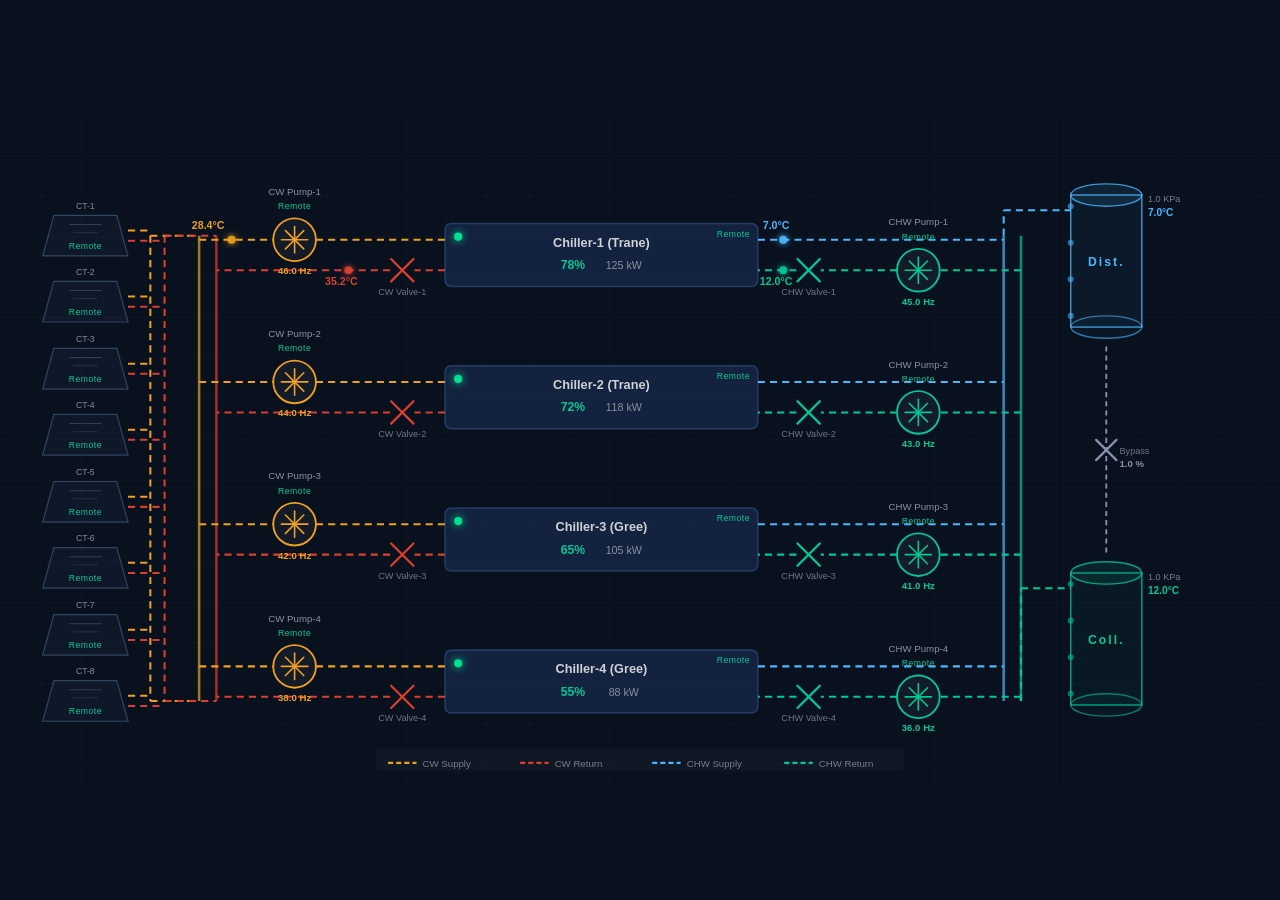
<file: rd/chiller-plant.html>
<!DOCTYPE html>
<html lang="zh">
<head>
<meta charset="UTF-8">
<meta name="viewport" content="width=device-width,initial-scale=1.0">
<title>冷冻机房监控</title>
<script src="https://mcp.figma.com/mcp/html-to-design/capture.js" async></script>
<style>
* { margin:0; padding:0; box-sizing:border-box; }
html, body { width:100%; height:100%; overflow:hidden; background:#09111f; }
#app { width:100vw; height:100vh; }
svg { width:100%; height:100%; display:block; }

@keyframes fadeIn  { from{opacity:0} to{opacity:1} }
@keyframes dashF   { to { stroke-dashoffset:-24 } }
@keyframes dashR   { to { stroke-dashoffset: 24 } }
@keyframes dashRS  { to { stroke-dashoffset: 18 } }
@keyframes dashFS  { to { stroke-dashoffset:-18 } }
@keyframes pulse   { 0%,100%{opacity:1} 50%{opacity:.3} }
@keyframes fanSpin { to { transform:rotate(360deg) } }

svg { animation:fadeIn .5s ease both; }
.cw-sup  { stroke:#f0a020; stroke-width:2;   stroke-dasharray:7 5; fill:none; animation:dashF  .85s linear infinite; }
.cw-ret  { stroke:#d84030; stroke-width:2;   stroke-dasharray:7 5; fill:none; animation:dashR  .85s linear infinite; }
.chw-sup { stroke:#4ab8ff; stroke-width:2;   stroke-dasharray:7 5; fill:none; animation:dashF  .85s linear infinite; }
.chw-ret { stroke:#00c896; stroke-width:2;   stroke-dasharray:7 5; fill:none; animation:dashRS .85s linear infinite; }
.bypass  { stroke:#8890aa; stroke-width:1.8; stroke-dasharray:5 4; fill:none; animation:dashFS 1.2s linear infinite; }
.cw-sup-hdr  { stroke:#f0a020; stroke-width:2.5; fill:none; opacity:.7; }
.cw-ret-hdr  { stroke:#d84030; stroke-width:2.5; fill:none; opacity:.7; }
.chw-sup-hdr { stroke:#4ab8ff; stroke-width:2.5; fill:none; opacity:.7; }
.chw-ret-hdr { stroke:#00c896; stroke-width:2.5; fill:none; opacity:.7; }
.pump-fan { animation:fanSpin 1.2s linear infinite; }
.run-dot  { animation:pulse  2.2s ease-in-out infinite; }
</style>
</head>
<body><div id="app"></div>
<script>
// ── LAYOUT CONSTANTS ─────────────────────────────────────────────
const W = 1260, H = 660;

// 4 chiller rows — evenly distributed, 140px row pitch
const ROWS = [
  { id:1, brand:'Trane', cwHz:'46.0', chwHz:'45.0', pct:'78', kw:'125', y:138 },
  { id:2, brand:'Trane', cwHz:'44.0', chwHz:'43.0', pct:'72', kw:'118', y:278 },
  { id:3, brand:'Gree',  cwHz:'42.0', chwHz:'41.0', pct:'65', kw:'105', y:418 },
  { id:4, brand:'Gree',  cwHz:'38.0', chwHz:'36.0', pct:'55', kw:'88',  y:558 },
];

// pipe Y offsets from row centre
const SUP_DY = -15, RET_DY = +15;
const HDR_TOP = ROWS[0].y + SUP_DY - 4;   // ≈119
const HDR_BOT = ROWS[3].y + RET_DY + 4;   // ≈577

// 8 cooling towers — evenly distributed over [HDR_TOP, HDR_BOT]
const step = (HDR_BOT - HDR_TOP) / 7;     // ≈65.4 px
const TOWER_CY = Array.from({length:8}, (_,i) => Math.round(HDR_TOP + i * step));
// → [119, 184, 250, 315, 381, 446, 512, 577]

// X positions
const TW_CX     = 84;    // tower centre x
const TW_CONN   = 148;   // tower right connection rail x
const CW_SUP_X  = 196;
const CW_RET_X  = 213;
const CW_PUMP_X = 290;
const CW_VLV_X  = 396;
const CH_LEFT   = 438;
const CH_RIGHT  = 746;
const CHW_VLV_X = 796;
const CHW_PUMP_X= 904;
const CHW_SUP_X = 988;
const CHW_RET_X = 1005;
const DIST_X    = 1054;
const DIST_W    = 70;

// ── HELPERS ──────────────────────────────────────────────────────
const lbl = (x,y,t,c='rgba(255,255,255,.44)',sz=9.5,a='middle',x2='')=>
  `<text x="${x}" y="${y}" fill="${c}" font-size="${sz}" text-anchor="${a}" font-family="-apple-system,sans-serif" ${x2}>${t}</text>`;
const rem = (x,y)=> lbl(x,y,'Remote','#00c896',8.5,'middle','letter-spacing="0.5"');

function pump(cx,cy,hz,pid,col){
  const r=21;
  return `<circle cx="${cx}" cy="${cy}" r="${r}" fill="rgba(255,255,255,.04)" stroke="${col}" stroke-width="1.8"/>
<g class="pump-fan" style="transform-origin:${cx}px ${cy}px">
  <line x1="${cx}" y1="${cy-13}" x2="${cx}" y2="${cy+13}" stroke="${col}" stroke-width="1.6" stroke-linecap="round"/>
  <line x1="${cx-13}" y1="${cy}" x2="${cx+13}" y2="${cy}" stroke="${col}" stroke-width="1.6" stroke-linecap="round"/>
  <line x1="${cx-9}" y1="${cy-9}" x2="${cx+9}" y2="${cy+9}" stroke="${col}" stroke-width="1.6" stroke-linecap="round"/>
  <line x1="${cx+9}" y1="${cy-9}" x2="${cx-9}" y2="${cy+9}" stroke="${col}" stroke-width="1.6" stroke-linecap="round"/>
</g>
${lbl(cx, cy+r+13, `${hz} Hz`, col, 9.5, 'middle', 'font-weight="600"')}`;
}

function valve(cx,cy,col,d=11){
  return `<line x1="${cx-d}" y1="${cy-d}" x2="${cx+d}" y2="${cy+d}" stroke="${col}" stroke-width="2.2" stroke-linecap="round"/>
<line x1="${cx+d}" y1="${cy-d}" x2="${cx-d}" y2="${cy+d}" stroke="${col}" stroke-width="2.2" stroke-linecap="round"/>`;
}

function tower(cx,cy,n){
  const TW=84,TH=40,TWT=62;
  const lb=cx-TW/2,rb=cx+TW/2,lt=cx-TWT/2,rt=cx+TWT/2;
  const top=cy-TH/2,bot=cy+TH/2;
  return `<polygon points="${lt},${top} ${rt},${top} ${rb},${bot} ${lb},${bot}"
    fill="rgba(160,200,255,.04)" stroke="rgba(120,170,220,.32)" stroke-width="1.2"/>
  <line x1="${cx-16}" y1="${top+9}"  x2="${cx+16}" y2="${top+9}"  stroke="rgba(120,170,220,.28)" stroke-width="1"/>
  <line x1="${cx-12}" y1="${top+17}" x2="${cx+12}" y2="${top+17}" stroke="rgba(120,170,220,.18)" stroke-width="1"/>
  ${lbl(cx, top-6, `CT-${n}`, 'rgba(255,255,255,.52)', 8.5)}
  ${rem(cx, bot-7)}`;
}

function chiller(id,brand,pct,kw,y){
  const w=CH_RIGHT-CH_LEFT,h=62,ry=y-h/2;
  return `<rect x="${CH_LEFT}" y="${ry}" width="${w}" height="${h}" rx="6"
    fill="rgba(30,50,90,.52)" stroke="rgba(100,160,255,.26)" stroke-width="1.5"/>
  <circle cx="${CH_LEFT+13}" cy="${ry+13}" r="4" fill="#00e090" class="run-dot"
    style="filter:drop-shadow(0 0 4px #00e090)"/>
  ${lbl(CH_LEFT+w/2, ry+23, `Chiller-${id} (${brand})`, 'rgba(255,255,255,.8)', 12.5, 'middle', 'font-weight="600"')}
  ${lbl(CH_LEFT+w/2-28, ry+45, `${pct}%`, '#00c896', 12, 'middle', 'font-weight="700"')}
  ${lbl(CH_LEFT+w/2+22, ry+45, `${kw} kW`, 'rgba(255,255,255,.5)', 10.5, 'middle')}
  ${rem(CH_LEFT+w-24, ry+13)}`;
}

function cylinder(x,y,w,h,col,name){
  const rx=w/2,ry=11,cx=x+rx;
  const rgb=col.slice(1).match(/.{2}/g).map(v=>parseInt(v,16)).join(',');
  return `<rect x="${x}" y="${y+ry}" width="${w}" height="${h-ry*2}"
    fill="rgba(${rgb},.06)" stroke="${col}" stroke-width="1.4" opacity=".8"/>
  <ellipse cx="${cx}" cy="${y+ry}" rx="${rx}" ry="${ry}"
    fill="rgba(${rgb},.12)" stroke="${col}" stroke-width="1.4" opacity=".8"/>
  <ellipse cx="${cx}" cy="${y+h-ry}" rx="${rx}" ry="${ry}"
    fill="rgba(${rgb},.06)" stroke="${col}" stroke-width="1.4" opacity=".6"/>
  ${[0,1,2,3].map(i=>{
    const dy=y+ry*2+i*(h-ry*4)/3;
    return `<circle cx="${x}" cy="${dy}" r="3" fill="${col}" opacity=".55"/>`;
  }).join('')}
  ${lbl(cx, y+h/2+5, name, col, 12, 'middle', 'font-weight="700" letter-spacing="2"')}`;
}

function tempDot(x,y,val,col,anchor='start',textDy=4){
  return `<circle cx="${x}" cy="${y}" r="4" fill="${col}" opacity=".95" style="filter:drop-shadow(0 0 3px ${col})"/>
  ${lbl(x+(anchor==='start'?7:-7), y+textDy, val, col, 10.5, anchor, 'font-weight="700"')}`;
}

// ── BUILD ─────────────────────────────────────────────────────────
function build(){
  let s=`<svg viewBox="0 0 ${W} ${H}" preserveAspectRatio="xMidYMid meet"
    xmlns="http://www.w3.org/2000/svg">`;
  s+=`<rect width="${W}" height="${H}" fill="#09111f"/>`;

  // subtle grid
  for(let x=0;x<W;x+=40) s+=`<line x1="${x}" y1="0" x2="${x}" y2="${H}" stroke="rgba(255,255,255,.016)"/>`;
  for(let y=0;y<H;y+=40) s+=`<line x1="0" y1="${y}" x2="${W}" y2="${y}" stroke="rgba(255,255,255,.016)"/>`;

  // ── vertical header pipes ────────────────────────────────────
  s+=`<line class="cw-sup-hdr"  x1="${CW_SUP_X}"  y1="${HDR_TOP}" x2="${CW_SUP_X}"  y2="${HDR_BOT}"/>`;
  s+=`<line class="cw-ret-hdr"  x1="${CW_RET_X}"  y1="${HDR_TOP}" x2="${CW_RET_X}"  y2="${HDR_BOT}"/>`;
  s+=`<line class="chw-sup-hdr" x1="${CHW_SUP_X}" y1="${HDR_TOP}" x2="${CHW_SUP_X}" y2="${HDR_BOT}"/>`;
  s+=`<line class="chw-ret-hdr" x1="${CHW_RET_X}" y1="${HDR_TOP}" x2="${CHW_RET_X}" y2="${HDR_BOT}"/>`;

  // ── tower vertical rail (connects all 8 towers to CW headers) ─
  const RAIL_X = TW_CONN;
  s+=`<line class="cw-sup" x1="${RAIL_X}" y1="${HDR_TOP}" x2="${RAIL_X}" y2="${HDR_BOT}"/>`;
  s+=`<line class="cw-ret" x1="${RAIL_X+14}" y1="${HDR_TOP}" x2="${RAIL_X+14}" y2="${HDR_BOT}"/>`;
  // connect rails to main headers
  s+=`<line class="cw-sup" x1="${RAIL_X}"    y1="${HDR_TOP}" x2="${CW_SUP_X}" y2="${HDR_TOP}"/>`;
  s+=`<line class="cw-ret" x1="${RAIL_X+14}" y1="${HDR_TOP}" x2="${CW_RET_X}" y2="${HDR_TOP}"/>`;
  s+=`<line class="cw-sup" x1="${RAIL_X}"    y1="${HDR_BOT}" x2="${CW_SUP_X}" y2="${HDR_BOT}"/>`;
  s+=`<line class="cw-ret" x1="${RAIL_X+14}" y1="${HDR_BOT}" x2="${CW_RET_X}" y2="${HDR_BOT}"/>`;

  // ── cooling towers ────────────────────────────────────────────
  TOWER_CY.forEach((cy,i)=>{
    s+=tower(TW_CX, cy, i+1);
    // connect tower to rails
    s+=`<line class="cw-sup" x1="${TW_CX+42}" y1="${cy-5}" x2="${RAIL_X}"    y2="${cy-5}" style="animation-delay:${i*.1}s"/>`;
    s+=`<line class="cw-ret" x1="${TW_CX+42}" y1="${cy+5}" x2="${RAIL_X+14}" y2="${cy+5}" style="animation-delay:${i*.1+.4}s"/>`;
  });

  // ── 分水器 ────────────────────────────────────────────────────
  const DT=68, DB=220;
  s+=cylinder(DIST_X, DT, DIST_W, DB-DT, '#4ab8ff', 'Dist.');
  s+=lbl(DIST_X+DIST_W+6, DT+18, '1.0 KPa', 'rgba(255,255,255,.45)', 9, 'start');
  s+=lbl(DIST_X+DIST_W+6, DT+32, '7.0°C',   '#4ab8ff', 10,  'start', 'font-weight="600"');
  // CHW supply → 分水器
  s+=`<line class="chw-sup" x1="${CHW_SUP_X}" y1="${HDR_TOP}" x2="${CHW_SUP_X}" y2="${DT+26}"/>`;
  s+=`<line class="chw-sup" x1="${CHW_SUP_X}" y1="${DT+26}"   x2="${DIST_X}"    y2="${DT+26}"/>`;

  // ── 集水器 ────────────────────────────────────────────────────
  const CT=440, CB=592;
  s+=cylinder(DIST_X, CT, DIST_W, CB-CT, '#00c896', 'Coll.');
  s+=lbl(DIST_X+DIST_W+6, CT+18, '1.0 KPa', 'rgba(255,255,255,.45)', 9, 'start');
  s+=lbl(DIST_X+DIST_W+6, CT+32, '12.0°C',  '#00c896', 10,  'start', 'font-weight="600"');
  // CHW return → 集水器
  s+=`<line class="chw-ret" x1="${CHW_RET_X}" y1="${HDR_BOT}" x2="${CHW_RET_X}" y2="${CT+26}"/>`;
  s+=`<line class="chw-ret" x1="${CHW_RET_X}" y1="${CT+26}"   x2="${DIST_X}"    y2="${CT+26}"/>`;

  // ── 旁通阀 ────────────────────────────────────────────────────
  const BPX=DIST_X+DIST_W/2;
  const BY1=DB+8, BY2=CT-8, BMID=(BY1+BY2)/2;
  s+=`<line class="bypass" x1="${BPX}" y1="${BY1}" x2="${BPX}" y2="${BY2}"/>`;
  s+=valve(BPX, BMID, '#8890aa', 10);
  s+=lbl(BPX+13, BMID+4,  'Bypass', 'rgba(255,255,255,.42)', 9,   'start');
  s+=lbl(BPX+13, BMID+17, '1.0 %',  '#8890aa',               9.5, 'start', 'font-weight="600"');

  // ── 4 chiller rows ────────────────────────────────────────────
  ROWS.forEach((row,i)=>{ s+=drawRow(row,i); });

  // ── legend ────────────────────────────────────────────────────
  const LX=W/2-248, LY=638;
  const LEGS=[{c:'#f0a020',l:'CW Supply'},{c:'#d84030',l:'CW Return'},
              {c:'#4ab8ff',l:'CHW Supply'},{c:'#00c896',l:'CHW Return'}];
  s+=`<rect x="${LX-12}" y="${LY-14}" width="520" height="22" rx="4" fill="rgba(255,255,255,.022)"/>`;
  LEGS.forEach((it,i)=>{
    const ix=LX+i*130;
    s+=`<line x1="${ix}" y1="${LY}" x2="${ix+28}" y2="${LY}" stroke="${it.c}" stroke-width="2" stroke-dasharray="5 3"/>`;
    s+=lbl(ix+34, LY+4, it.l, 'rgba(255,255,255,.44)', 9.5, 'start');
  });

  s+=`</svg>`;
  return s;
}

// ── DRAW ROW ──────────────────────────────────────────────────────
function drawRow(row,idx){
  const {id,brand,cwHz,chwHz,pct,kw,y}=row;
  const sY=y+SUP_DY, rY=y+RET_DY;
  const d=idx*.15;
  let s='';

  // CW supply (orange →): header → pump → valve → chiller
  // CW supply (orange →): header → pump → chiller (no valve)
  s+=`<line class="cw-sup" x1="${CW_SUP_X}"    y1="${sY}" x2="${CW_PUMP_X-21}" y2="${sY}" style="animation-delay:${d}s"/>`;
  s+=`<line class="cw-sup" x1="${CW_PUMP_X+21}" y1="${sY}" x2="${CH_LEFT}"     y2="${sY}" style="animation-delay:${d+.1}s"/>`;
  // CW return (red ←): chiller → valve → header
  s+=`<line class="cw-ret" x1="${CH_LEFT}"      y1="${rY}" x2="${CW_VLV_X+12}" y2="${rY}" style="animation-delay:${d+.05}s"/>`;
  s+=`<line class="cw-ret" x1="${CW_VLV_X-12}" y1="${rY}" x2="${CW_RET_X}"    y2="${rY}" style="animation-delay:${d+.1}s"/>`;

  // CHW supply (blue →): chiller → header (no pump/valve)
  s+=`<line class="chw-sup" x1="${CH_RIGHT}" y1="${sY}" x2="${CHW_SUP_X}" y2="${sY}" style="animation-delay:${d+.1}s"/>`;
  // CHW return (teal ←): header → pump → valve → chiller
  s+=`<line class="chw-ret" x1="${CHW_RET_X}"    y1="${rY}" x2="${CHW_PUMP_X+21}" y2="${rY}" style="animation-delay:${d+.05}s"/>`;
  s+=`<line class="chw-ret" x1="${CHW_PUMP_X-21}" y1="${rY}" x2="${CHW_VLV_X+12}" y2="${rY}" style="animation-delay:${d+.1}s"/>`;
  s+=`<line class="chw-ret" x1="${CHW_VLV_X-12}" y1="${rY}" x2="${CH_RIGHT}"      y2="${rY}" style="animation-delay:${d+.2}s"/>`;

  // ── CW pump — label above, Hz below ──────────
  s+=pump(CW_PUMP_X, sY, cwHz, `cw${id}`, '#f0a020');
  s+=lbl(CW_PUMP_X, sY-44, `CW Pump-${id}`, 'rgba(255,255,255,.54)', 9.5, 'middle');
  s+=rem(CW_PUMP_X, sY-30);

  // ── CW valve (on return pipe, red) ───────────
  s+=valve(CW_VLV_X, rY, '#d84030');
  s+=lbl(CW_VLV_X, rY+24, `CW Valve-${id}`, 'rgba(255,255,255,.42)', 9, 'middle');

  // ── Chiller box ───────────────────────────────
  s+=chiller(id, brand, pct, kw, y);

  // ── CHW valve (on return pipe, green) ────────
  s+=valve(CHW_VLV_X, rY, '#00c896');
  s+=lbl(CHW_VLV_X, rY+24, `CHW Valve-${id}`, 'rgba(255,255,255,.42)', 9, 'middle');

  // ── CHW pump (on return pipe, green) ─────────
  s+=pump(CHW_PUMP_X, rY, chwHz, `chw${id}`, '#00c896');
  s+=lbl(CHW_PUMP_X, rY-44, `CHW Pump-${id}`, 'rgba(255,255,255,.54)', 9.5, 'middle');
  s+=rem(CHW_PUMP_X, rY-30);

  // ── Temp sensors (row 1 only) ──────────────────────────────────
  if(idx===0){
    // CW supply: between header and pump — text ABOVE pipe, anchor right→left
    s+=tempDot(CW_SUP_X+32,  sY, '28.4°C', '#f0a020', 'end',   -11);
    // CW return: between pump and valve (clear of Hz label) — text BELOW
    s+=tempDot((CW_PUMP_X+CW_VLV_X)/2, rY, '35.2°C', '#d84030', 'middle', +15);
    // CHW supply: between chiller and CHW valve — text ABOVE, clear of pump
    s+=tempDot((CH_RIGHT+CHW_VLV_X)/2, sY, '7.0°C',  '#4ab8ff', 'middle', -11);
    // CHW return: same x zone — text BELOW
    s+=tempDot((CH_RIGHT+CHW_VLV_X)/2, rY, '12.0°C', '#00c896', 'middle', +15);
  }
  return s;
}

document.getElementById('app').innerHTML = build();
</script>
</body>
</html>
</file>
